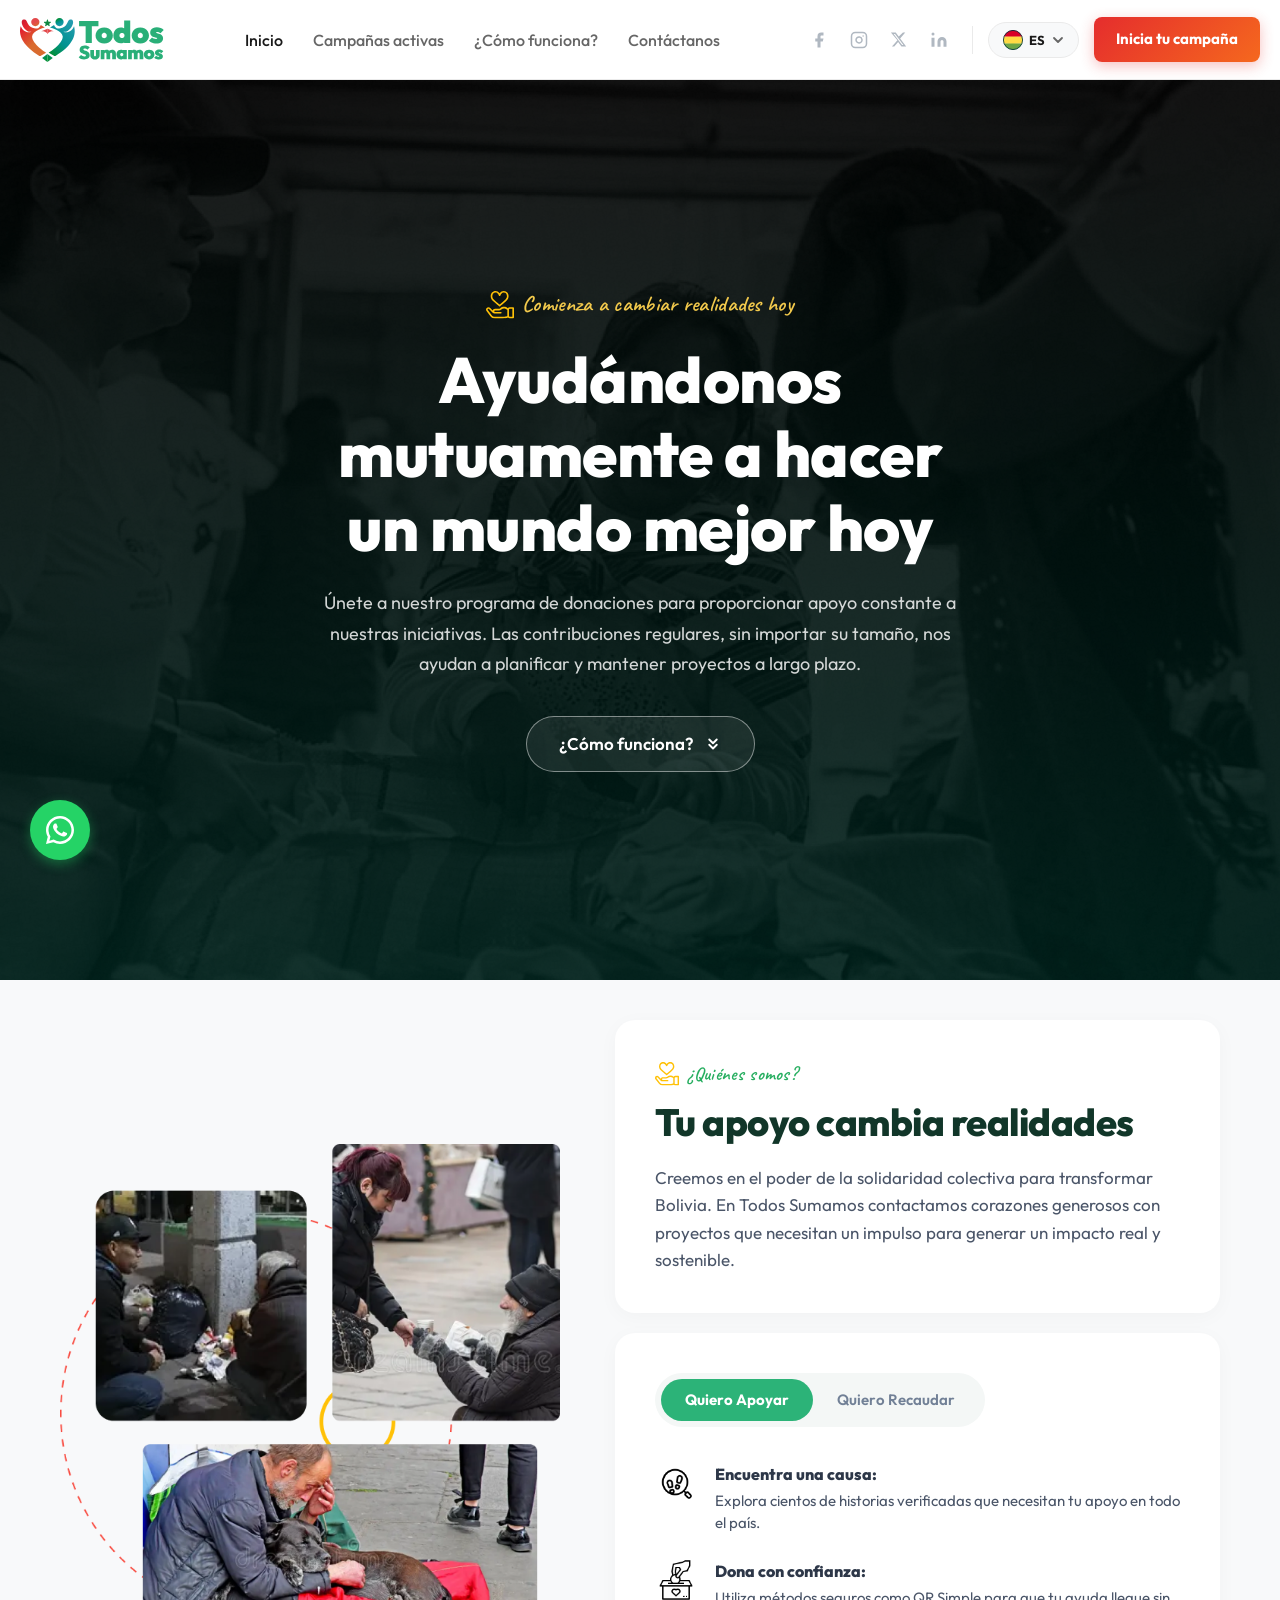
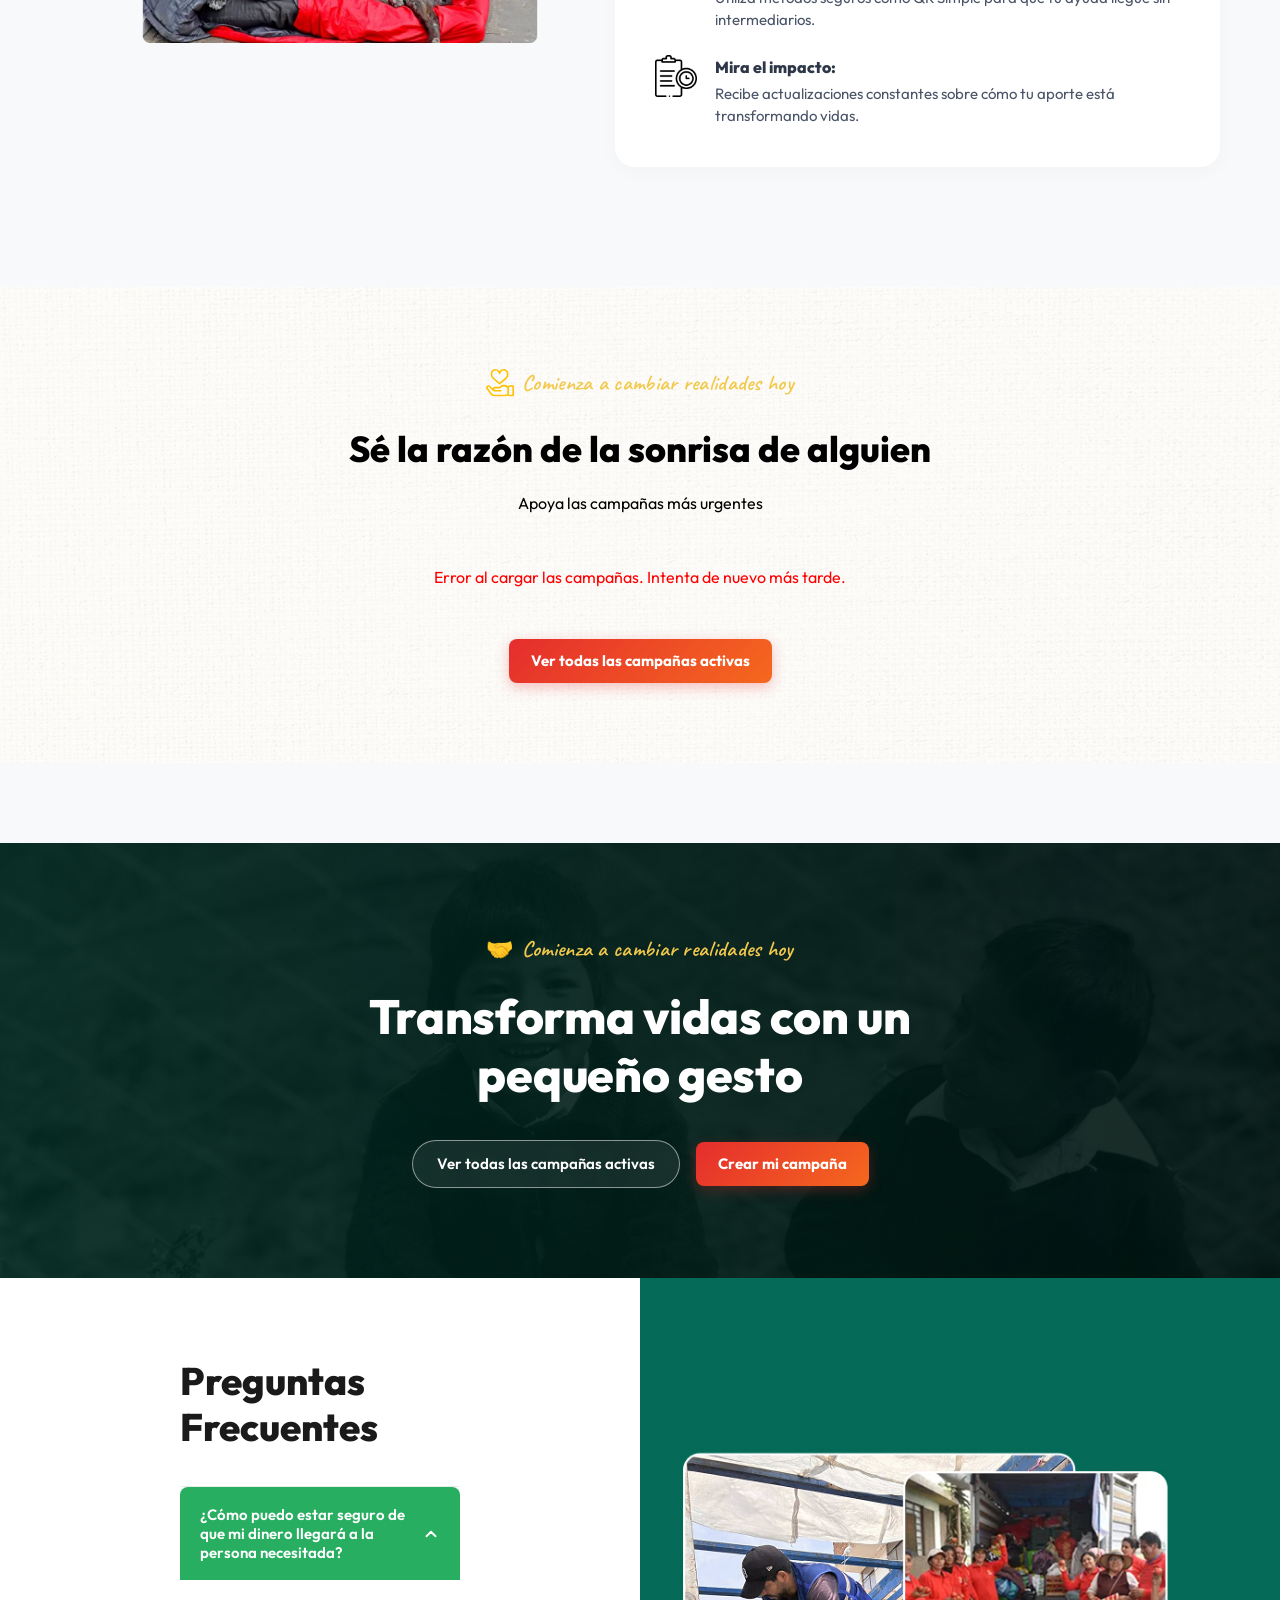
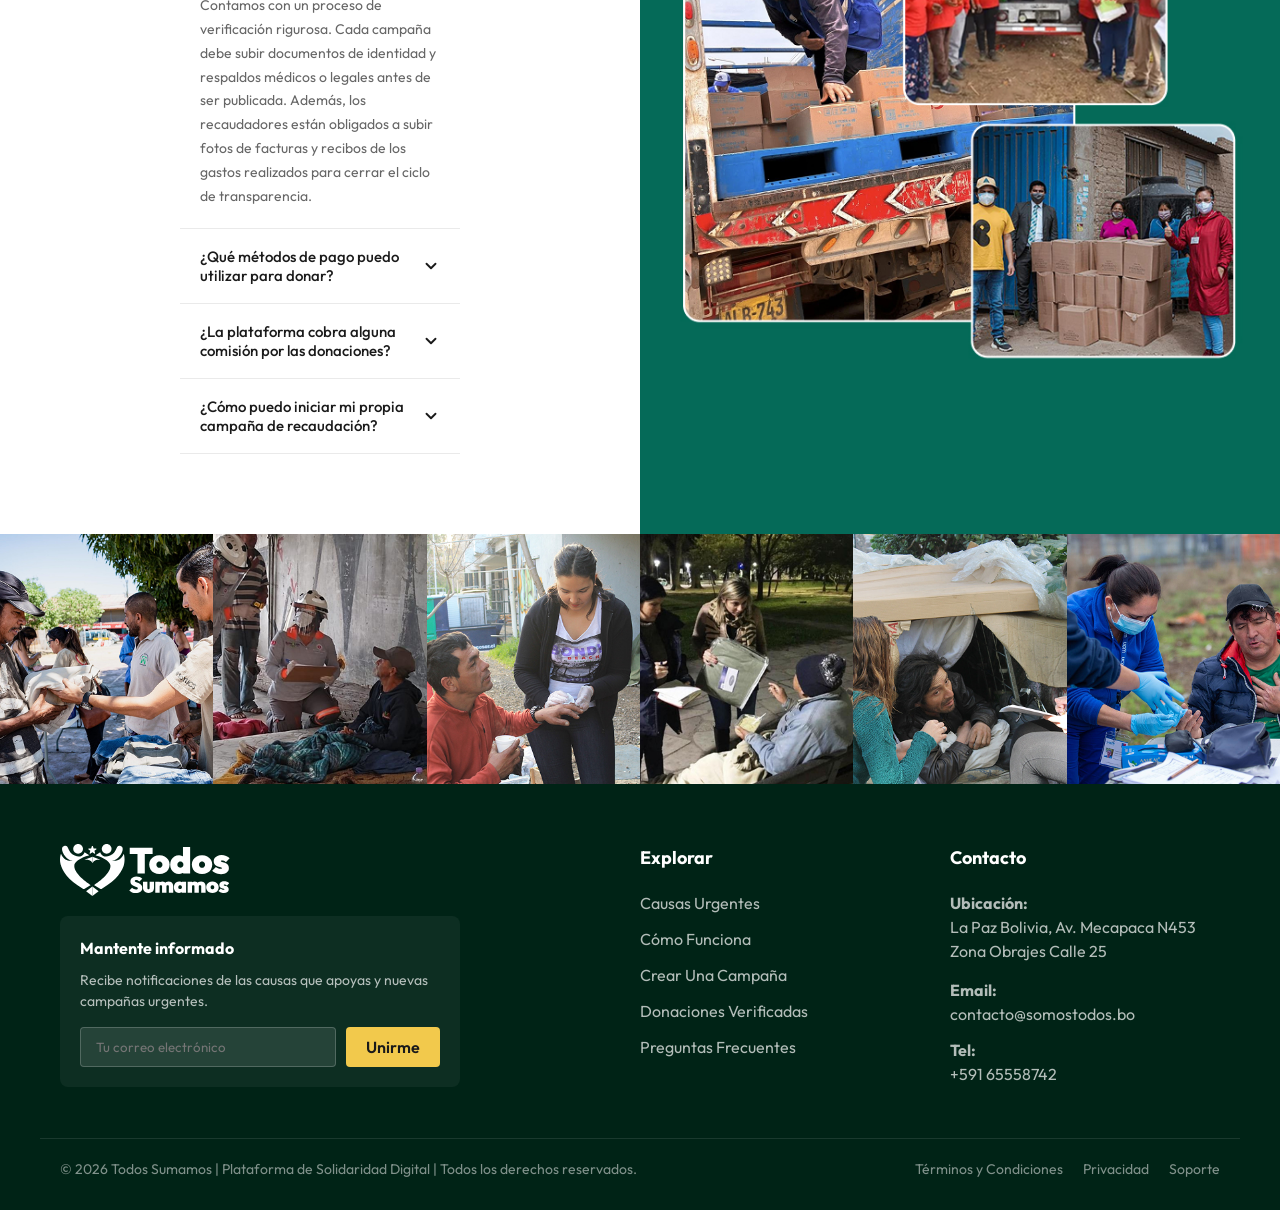
<file: index.html>
<!DOCTYPE html>
<html lang="es">
<head>
  <meta charset="UTF-8">
  <meta name="viewport" content="width=device-width, initial-scale=1.0">
  <title>Todos Somos - Qhantuy | Solidaridad Digital</title>
  <link rel="stylesheet" href="css/style.css">
  <link href="https://fonts.googleapis.com/css2?family=Caveat:wght@400;600;700&display=swap" rel="stylesheet">
</head>
<body>

  <app-header></app-header>

  <section class="hero-cover">
    <div class="hero-overlay"></div>
    <div class="hero-content">
      <p class="hero-tagline" style="justify-content: center;">
        <img src="images/todos somos images/heart.svg" alt="Heart Icon" style="width: 28px; height: 28px; object-fit: contain;"> 
        <span>Comienza a cambiar realidades hoy</span>
      </p>
      <h1 class="hero-title">Ayudándonos mutuamente a hacer<br>un mundo mejor hoy</h1>
      <p class="hero-subtitle">
        Únete a nuestro programa de donaciones para proporcionar apoyo constante a nuestras iniciativas. Las contribuciones regulares, sin importar su tamaño, nos ayudan a planificar y mantener proyectos a largo plazo.
      </p>
      <a href="#quienes-somos" class="btn btn-outline hero-btn">
        ¿Cómo funciona?
        <svg class="icon-bounce" width="18" height="18" viewBox="0 0 24 24" fill="none" stroke="currentColor" stroke-width="2.5" stroke-linecap="round" stroke-linejoin="round">
          <polyline points="7 13 12 18 17 13"></polyline>
          <polyline points="7 6 12 11 17 6"></polyline>
        </svg>
      </a>
    </div>
  </section>

  <section id="quienes-somos" class="container mb-2" style="padding-top: 40px; padding-bottom: 40px;">
    <div style="display: grid; grid-template-columns: 1fr 1.2fr; gap: 50px; align-items: center;">
      
      <!-- Imagen de la izquierda -->
      <div style="text-align: center;">
        <img src="images/todos somos images/quienes_somos_bg.png" alt="Quiénes somos - Solidaridad" style="width: 100%; max-width: 500px; height: auto; object-fit: contain;">
      </div>
      
      <!-- Contenido de la derecha (Tarjetas) -->
      <div style="display: flex; flex-direction: column; gap: 20px;">
        
        <!-- Tarjeta Superior (Descripción) -->
        <div style="background: white; padding: 40px; border-radius: 20px; box-shadow: 0 4px 20px rgba(0,0,0,0.03);">
          <p class="hero-tagline" style="justify-content: flex-start; font-size: 19px; margin-bottom: 12px; color: var(--primary);">
            <img src="images/todos somos images/heart.svg" alt="Heart" style="width: 24px; height: 24px; object-fit: contain;">
            <span style="font-family: 'Caveat', cursive;">¿Quiénes somos?</span>
          </p>
          <h2 style="font-size: 38px; margin-bottom: 20px; color: #113629; font-weight: 800; line-height: 1.15; letter-spacing: -0.5px;">Tu apoyo cambia realidades</h2>
          <p style="color: #4a5568; font-size: 17px; line-height: 1.6; margin-bottom: 0;">
            Creemos en el poder de la solidaridad colectiva para transformar Bolivia. En Todos Sumamos contactamos corazones generosos con proyectos que necesitan un impulso para generar un impacto real y sostenible.
          </p>
        </div>

        <!-- Tarjeta Inferior (Pasos para apoyar) -->
        <div style="background: white; padding: 40px; border-radius: 20px; box-shadow: 0 4px 20px rgba(0,0,0,0.03);">
          
          <!-- Pestañas (Tabs) -->
          <div style="background: #F4F7F6; display: inline-flex; border-radius: 50px; padding: 6px; margin-bottom: 35px;">
            <div style="background: #2cb378; color: white; padding: 10px 24px; border-radius: 50px; font-weight: 700; font-size: 15px; cursor: default;">Quiero Apoyar</div>
            <a href="como-funciona.html#pasos" style="color: #718096; padding: 10px 24px; border-radius: 50px; font-weight: 600; font-size: 15px; text-decoration: none; transition: all 0.2s ease;">Quiero Recaudar</a>
          </div>

          <!-- Tres Pasos -->
          <div style="display: flex; flex-direction: column; gap: 25px;">
            
            <div style="display: flex; gap: 18px; align-items: flex-start;">
              <img src="images/todos somos images/paso1.svg" alt="Encuentra una causa" style="width: 42px; height: 42px; flex-shrink: 0;">
              <div>
                <h4 style="margin-bottom: 4px; font-weight: 800; color: #2d3748; font-size: 16px;">Encuentra una causa:</h4>
                <p style="color: #4a5568; font-size: 15px; margin: 0; line-height: 1.45;">Explora cientos de historias verificadas que necesitan tu apoyo en todo el país.</p>
              </div>
            </div>

            <div style="display: flex; gap: 18px; align-items: flex-start;">
              <img src="images/todos somos images/paso2.svg" alt="Dona con confianza" style="width: 42px; height: 42px; flex-shrink: 0;">
              <div>
                <h4 style="margin-bottom: 4px; font-weight: 800; color: #2d3748; font-size: 16px;">Dona con confianza:</h4>
                <p style="color: #4a5568; font-size: 15px; margin: 0; line-height: 1.45;">Utiliza métodos seguros como QR Simple para que tu ayuda llegue sin intermediarios.</p>
              </div>
            </div>

            <div style="display: flex; gap: 18px; align-items: flex-start;">
              <img src="images/todos somos images/paso3.svg" alt="Mira el impacto" style="width: 42px; height: 42px; flex-shrink: 0;">
              <div>
                <h4 style="margin-bottom: 4px; font-weight: 800; color: #2d3748; font-size: 16px;">Mira el impacto:</h4>
                <p style="color: #4a5568; font-size: 15px; margin: 0; line-height: 1.45;">Recibe actualizaciones constantes sobre cómo tu aporte está transformando vidas.</p>
              </div>
            </div>

          </div>
        </div>

      </div>
    </div>
  </section>

  <section class="campaigns-bg-section text-center mb-2">
    <div class="container">
      <p class="hero-tagline" style="justify-content: center;">
        <img src="images/todos somos images/heart.svg" alt="Heart Icon" style="width: 28px; height: 28px; object-fit: contain;"> 
        <span>Comienza a cambiar realidades hoy</span>
      </p>
      <h2 class="campaigns-sec-title">Sé la razón de la sonrisa de alguien</h2>
      <p class="campaigns-sec-subtitle">Apoya las campañas más urgentes</p>
      
      <div style="display: grid; grid-template-columns: repeat(auto-fit, minmax(280px, 1fr)); gap: 20px; text-align: left;" id="campaigns-grid">
        <!-- Loading state -->
        <div style="text-align: center; grid-column: 1 / -1; padding: 40px; color: var(--text-muted);">
          <p>Cargando campañas solidarias...</p>
        </div>
      </div>
      
      <div style="margin-top: 50px; text-align: center;">
        <a href="campanas.html" class="btn btn-campaign">Ver todas las campañas activas</a>
      </div>
    </div>
  </section>

  <section class="banner-promo">
    <div class="banner-promo__content">
      <p class="hero-tagline" style="justify-content: center;">🤝 <span>Comienza a cambiar realidades hoy</span></p>
      <h2 class="banner-promo__title">Transforma vidas con un pequeño gesto</h2>
      <div class="banner-promo__actions">
        <a href="campanas.html" class="btn btn-outline banner-promo__btn-outline">Ver todas las campañas activas</a>
        <a href="login.html" class="btn btn-campaign">Crear mi campaña</a>
      </div>
    </div>
  </section>

  <!-- FAQ Section -->
  <section class="faq-section">
    <!-- Left: FAQ Accordion -->
    <div class="faq-left">
      <h2 class="faq-title">Preguntas Frecuentes</h2>

      <div class="faq-list" id="faqList">

        <div class="faq-item faq-item--active">
          <button class="faq-question" aria-expanded="true">
            <span>¿Cómo puedo estar seguro de que mi dinero llegará a la persona necesitada?</span>
            <svg class="faq-chevron" width="18" height="18" viewBox="0 0 24 24" fill="none" stroke="currentColor" stroke-width="2.5" stroke-linecap="round" stroke-linejoin="round"><polyline points="6 9 12 15 18 9"/></svg>
          </button>
          <div class="faq-answer">
            <p>Contamos con un proceso de verificación rigurosa. Cada campaña debe subir documentos de identidad y respaldos médicos o legales antes de ser publicada. Además, los recaudadores están obligados a subir fotos de facturas y recibos de los gastos realizados para cerrar el ciclo de transparencia.</p>
          </div>
        </div>

        <div class="faq-item">
          <button class="faq-question" aria-expanded="false">
            <span>¿Qué métodos de pago puedo utilizar para donar?</span>
            <svg class="faq-chevron" width="18" height="18" viewBox="0 0 24 24" fill="none" stroke="currentColor" stroke-width="2.5" stroke-linecap="round" stroke-linejoin="round"><polyline points="6 9 12 15 18 9"/></svg>
          </button>
          <div class="faq-answer">
            <p>Aceptamos pagos a través de QR Simple, transferencias bancarias y Tigo Money. Todos los métodos están integrados con Qhantuy para garantizar transacciones seguras y rastreables desde el primer boliviano hasta el último.</p>
          </div>
        </div>

        <div class="faq-item">
          <button class="faq-question" aria-expanded="false">
            <span>¿La plataforma cobra alguna comisión por las donaciones?</span>
            <svg class="faq-chevron" width="18" height="18" viewBox="0 0 24 24" fill="none" stroke="currentColor" stroke-width="2.5" stroke-linecap="round" stroke-linejoin="round"><polyline points="6 9 12 15 18 9"/></svg>
          </button>
          <div class="faq-answer">
            <p>Todos Somos - Qhantuy no cobra comisión sobre las donaciones. La plataforma es gratuita para donantes y recaudadores. Solo se aplican las tarifas estándar del método de pago elegido, que son mínimas y transparentes.</p>
          </div>
        </div>

        <div class="faq-item">
          <button class="faq-question" aria-expanded="false">
            <span>¿Cómo puedo iniciar mi propia campaña de recaudación?</span>
            <svg class="faq-chevron" width="18" height="18" viewBox="0 0 24 24" fill="none" stroke="currentColor" stroke-width="2.5" stroke-linecap="round" stroke-linejoin="round"><polyline points="6 9 12 15 18 9"/></svg>
          </button>
          <div class="faq-answer">
            <p>Crea una cuenta, completa el formulario de solicitud con los documentos requeridos y nuestro equipo revisará tu caso en menos de 48 horas. Una vez aprobada, tu campaña estará visible para miles de donantes en toda Bolivia.</p>
          </div>
        </div>

      </div>
    </div>

    <!-- Right: Image collage -->
    <div class="faq-right">
      <img src="images/todos somos images/image_faq.jpg" alt="Impacto real de las donaciones" class="faq-image">
    </div>
  </section>


  <app-footer></app-footer>

  <script src="js/components.js"></script>
  <script src="js/main.js"></script>
</body>
</html>
</file>
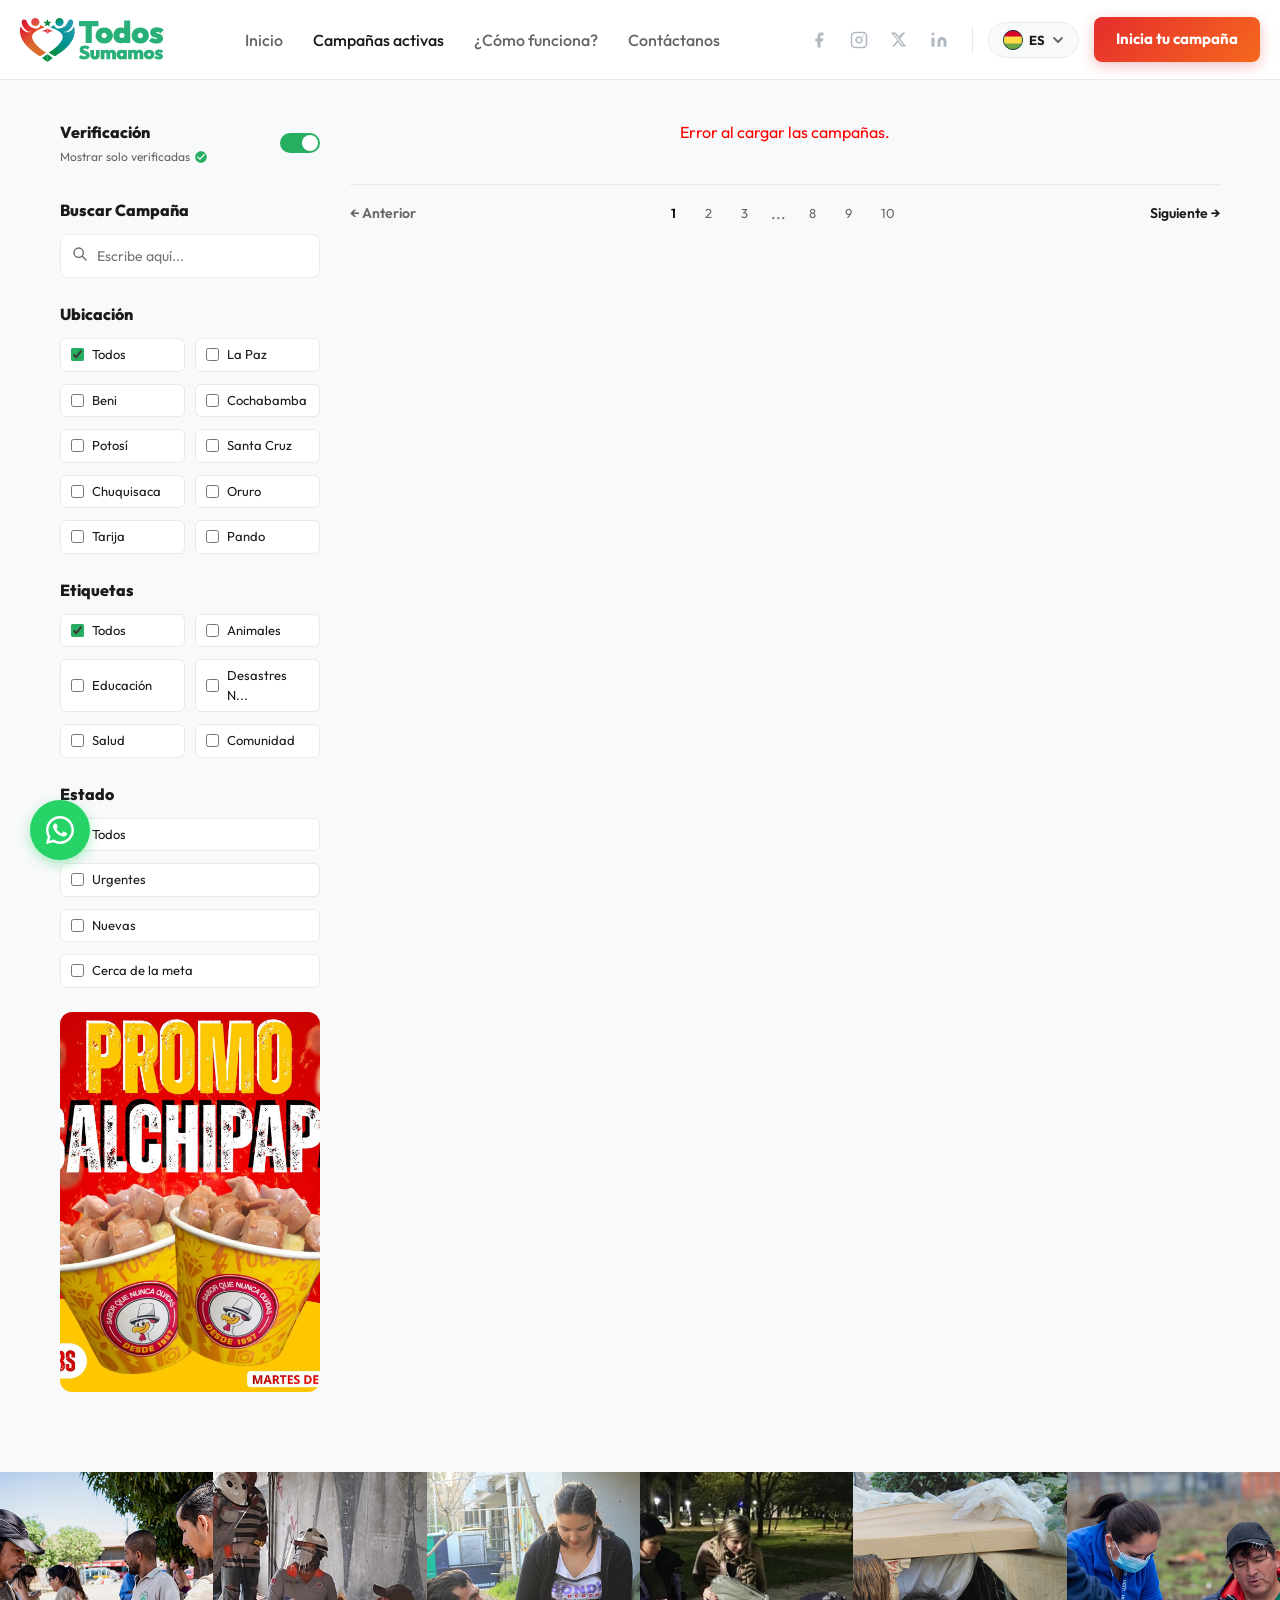
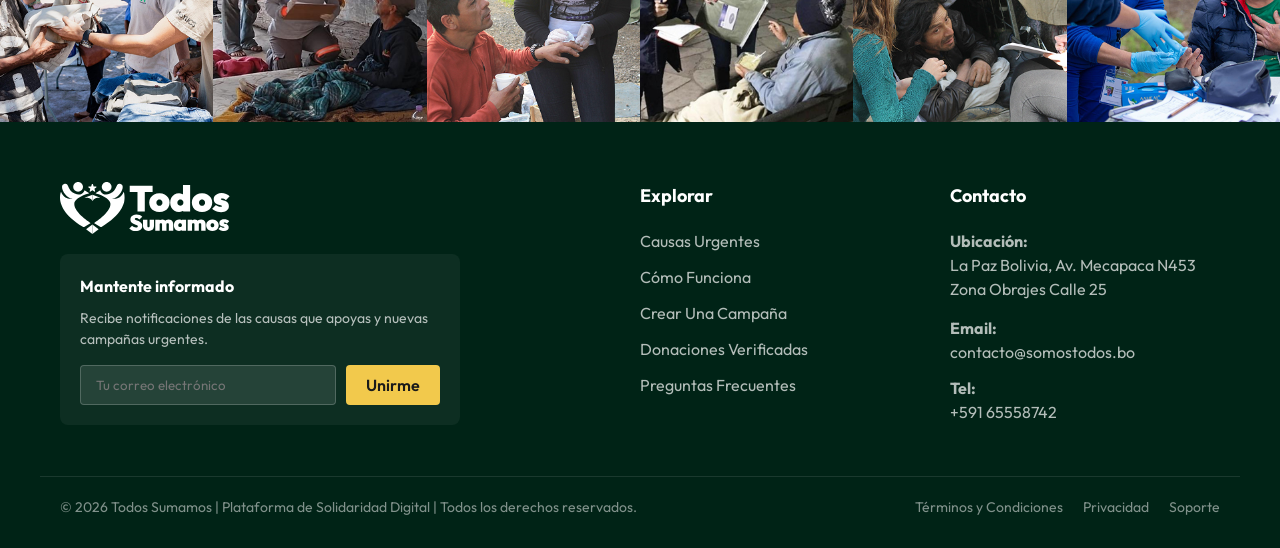
<file: campanas.html>
<!DOCTYPE html>
<html lang="es">
<head>
  <meta charset="UTF-8">
  <meta name="viewport" content="width=device-width, initial-scale=1.0">
  <title>Campañas Activas | Todos Somos - Qhantuy</title>
  <link rel="stylesheet" href="css/style.css">
  <style>
    .layout-grid {
      display: grid;
      grid-template-columns: 260px 1fr;
      gap: 30px;
      margin-top: 40px;
    }
    @media (max-width: 1024px) {
      .layout-grid {
        grid-template-columns: 1fr;
      }
    }
    /* Filtros Sidebar */
    aside {
      display: flex;
      flex-direction: column;
      gap: 24px;
    }
    .filter-section {
      background: transparent;
      margin-bottom: 0;
    }
    .filter-title {
      font-weight: 800;
      margin-bottom: 12px;
      font-size: 16px;
      color: var(--text-dark);
    }
    .checkbox-group {
      display: grid;
      grid-template-columns: 1fr 1fr;
      gap: 12px 10px;
    }
    .checkbox-group.estado-group {
      display: flex;
      flex-direction: column;
    }
    .checkbox-item {
      display: flex;
      align-items: center;
      gap: 8px;
      font-size: 13px;
      color: var(--text-dark);
      cursor: pointer;
      border: 1px solid var(--border-color);
      padding: 6px 10px;
      border-radius: 6px;
      background: var(--bg-white);
      transition: all 0.2s;
    }
    .checkbox-item:hover { border-color: var(--primary); }
    .checkbox-item input { accent-color: var(--primary); }
    
    .toggle-switch {
      display: flex;
      align-items: center;
      justify-content: space-between;
      margin-bottom: 8px;
    }
    /* Toggle switch CSS */
    .switch {
      position: relative;
      display: inline-block;
      width: 40px;
      height: 20px;
    }
    .switch input { opacity: 0; width: 0; height: 0; }
    .slider {
      position: absolute;
      cursor: pointer;
      top: 0; left: 0; right: 0; bottom: 0;
      background-color: #ccc;
      transition: .4s;
      border-radius: 34px;
    }
    .slider:before {
      position: absolute;
      content: "";
      height: 16px; width: 16px;
      left: 2px; bottom: 2px;
      background-color: white;
      transition: .4s;
      border-radius: 50%;
    }
    input:checked + .slider { background-color: var(--primary); }
    input:checked + .slider:before { transform: translateX(20px); }

    .ad-placeholder {
      background-color: #1c0b1f; /* Dark purple/black */
      color: white;
      height: 380px;
      border-radius: 12px;
      display: flex;
      flex-direction: column;
      align-items: center;
      justify-content: flex-end;
      text-align: center;
      font-weight: bold;
      font-size: 26px;
      padding-bottom: 40px;
      position: relative;
      overflow: hidden;
    }
    
    /* Grid de Campañas */
    .campaigns-grid-3 {
      display: grid;
      grid-template-columns: repeat(3, 1fr);
      gap: 20px;
    }
    @media (max-width: 900px) {
      .campaigns-grid-3 { grid-template-columns: repeat(2, 1fr); }
    }
    @media (max-width: 600px) {
      .campaigns-grid-3 { grid-template-columns: 1fr; }
    }
    
    /* Estilos Tarjeta */
    .card-c {
      background: var(--bg-light);
      border-radius: 16px;
      overflow: hidden;
      display: flex;
      flex-direction: column;
    }
    .card-img-c {
      height: 190px;
      position: relative;
      border-radius: 16px;
      overflow: hidden;
    }
    .card-img-c img { width: 100%; height: 100%; object-fit: cover; }
    .card-badge {
      position: absolute;
      top: 12px; left: 12px;
      color: white;
      padding: 4px 10px;
      border-radius: 20px;
      font-size: 12px;
      font-weight: 700;
      z-index: 2;
    }
    .card-content-c {
      padding: 16px;
      display: flex;
      flex-direction: column;
      flex-grow: 1;
    }
    .card-loc { font-size: 12px; font-weight: 700; margin-bottom: 4px; }
    .card-title-c {
      font-size: 16px;
      font-weight: 800;
      margin: 0 0 8px 0;
      display: flex;
      align-items: flex-start;
      justify-content: space-between;
    }
    .card-desc-c {
      font-size: 13px; color: var(--text-muted);
      line-height: 1.4;
      display: -webkit-box; -webkit-line-clamp: 2; -webkit-box-orient: vertical; overflow: hidden;
      margin-bottom: 12px;
    }
    .card-progress-labels {
      display: flex;
      justify-content: space-between;
      font-size: 12px; font-weight: 600;
      margin-bottom: 6px;
    }
    .card-progress-bar {
      width: 100%; background: #e0e0e0; height: 6px; border-radius: 4px; margin-bottom: 10px;
    }
    .card-progress-fill { height: 100%; border-radius: 4px; }
    .card-money {
      display: flex; justify-content: space-between; font-size: 12px; margin-bottom: 16px; color: var(--text-dark);
    }
    .btn-c {
      border: 1px solid var(--text-dark);
      border-radius: 24px;
      padding: 8px; text-align: center;
      font-weight: 600; font-size: 13px;
      color: var(--text-dark);
      background: transparent;
      transition: all 0.2s;
    }
    .btn-c:hover { background: var(--bg-white); }
  </style>
</head>
<body>

  <app-header></app-header>

  <main class="container mb-2">
    <div class="layout-grid">
      <aside>
        <div class="filter-section toggle-switch">
          <div>
            <h4 class="filter-title" style="margin-bottom: 4px;">Verificación</h4>
            <span style="font-size: 12px; color: var(--text-muted); display:flex; align-items:center; gap:4px;">
              Mostrar solo verificadas <svg width="14" height="14" viewBox="0 0 24 24" fill="var(--primary)"><path d="M12 2C6.48 2 2 6.48 2 12s4.48 10 10 10 10-4.48 10-10S17.52 2 12 2zm-2 15l-5-5 1.41-1.41L10 14.17l7.59-7.59L19 8l-9 9z"/></svg>
            </span>
          </div>
          <label class="switch">
            <input type="checkbox" id="filter-verified" checked>
            <span class="slider"></span>
          </label>
        </div>
        
        <div class="filter-section">
          <h4 class="filter-title">Buscar Campaña</h4>
          <div style="position: relative;">
            <input type="text" id="filter-search" class="form-control" placeholder="Escribe aquí..." style="padding-left: 36px; border-radius: 8px; font-size: 14px;">
            <svg style="position: absolute; left: 12px; top: 12px; color: var(--text-muted);" width="16" height="16" fill="none" stroke="currentColor" stroke-width="2" viewBox="0 0 24 24"><path stroke-linecap="round" stroke-linejoin="round" d="M21 21l-6-6m2-5a7 7 0 11-14 0 7 7 0 0114 0z"></path></svg>
          </div>
        </div>

        <div class="filter-section">
          <h4 class="filter-title">Ubicación</h4>
          <div class="checkbox-group" id="filter-ubicacion">
            <label class="checkbox-item"><input type="checkbox" value="Todos" checked> Todos</label>
            <label class="checkbox-item"><input type="checkbox" value="La Paz"> La Paz</label>
            <label class="checkbox-item"><input type="checkbox" value="Beni"> Beni</label>
            <label class="checkbox-item"><input type="checkbox" value="Cochabamba"> Cochabamba</label>
            <label class="checkbox-item"><input type="checkbox" value="Potosí"> Potosí</label>
            <label class="checkbox-item"><input type="checkbox" value="Santa Cruz"> Santa Cruz</label>
            <label class="checkbox-item"><input type="checkbox" value="Chuquisaca"> Chuquisaca</label>
            <label class="checkbox-item"><input type="checkbox" value="Oruro"> Oruro</label>
            <label class="checkbox-item"><input type="checkbox" value="Tarija"> Tarija</label>
            <label class="checkbox-item"><input type="checkbox" value="Pando"> Pando</label>
          </div>
        </div>

        <div class="filter-section">
          <h4 class="filter-title">Etiquetas</h4>
          <div class="checkbox-group" id="filter-etiquetas">
            <label class="checkbox-item"><input type="checkbox" value="Todos" checked> Todos</label>
            <label class="checkbox-item"><input type="checkbox" value="Animales"> Animales</label>
            <label class="checkbox-item"><input type="checkbox" value="Educación"> Educación</label>
            <label class="checkbox-item"><input type="checkbox" value="Desastres"> Desastres N...</label>
            <label class="checkbox-item"><input type="checkbox" value="Salud"> Salud</label>
            <label class="checkbox-item"><input type="checkbox" value="Comunidad"> Comunidad</label>
          </div>
        </div>

        <div class="filter-section">
          <h4 class="filter-title">Estado</h4>
          <div class="checkbox-group estado-group" id="filter-estado">
            <label class="checkbox-item"><input type="checkbox" value="Todos" checked> Todos</label>
            <label class="checkbox-item"><input type="checkbox" value="Urgentes"> Urgentes</label>
            <label class="checkbox-item"><input type="checkbox" value="Nuevas"> Nuevas</label>
            <label class="checkbox-item"><input type="checkbox" value="Cerca de la meta"> Cerca de la meta</label>
          </div>
        </div>

        <a href="https://www.facebook.com/photo?fbid=1402983821735336" target="_blank" rel="noopener noreferrer" style="display:block; border-radius:12px; overflow:hidden; height:380px; transition: transform 0.2s;" onmouseover="this.style.transform='scale(1.02)'" onmouseout="this.style.transform='scale(1)'">
          <img src="images/cam_activas/promo.jpg" alt="Anuncio" style="width:100%; height:100%; object-fit:cover;">
        </a>
      </aside>

      <section>
        <div id="all-campaigns-grid" class="campaigns-grid-3">
          <!-- Populated by JS -->
          <p style="grid-column: 1/-1; text-align:center; padding: 40px;">Cargando campañas...</p>
        </div>

        <div style="display: flex; justify-content: space-between; align-items: center; margin-top: 40px; padding: 10px 0; border-top: 1px solid var(--border-color);">
          <button style="background:none; border:none; color:var(--text-muted); font-size:14px; font-weight:600; cursor:pointer;" disabled>← Anterior</button>
          <div style="display: flex; gap: 5px;">
            <button style="background:var(--bg-light); border:none; padding:6px 12px; border-radius:4px; font-size:13px; font-weight:600;">1</button>
            <button style="background:none; border:none; padding:6px 12px; border-radius:4px; font-size:13px; color:var(--text-muted); cursor:pointer;">2</button>
            <button style="background:none; border:none; padding:6px 12px; border-radius:4px; font-size:13px; color:var(--text-muted); cursor:pointer;">3</button>
            <span style="padding:6px; color:var(--text-muted);">...</span>
            <button style="background:none; border:none; padding:6px 12px; border-radius:4px; font-size:13px; color:var(--text-muted); cursor:pointer;">8</button>
            <button style="background:none; border:none; padding:6px 12px; border-radius:4px; font-size:13px; color:var(--text-muted); cursor:pointer;">9</button>
            <button style="background:none; border:none; padding:6px 12px; border-radius:4px; font-size:13px; color:var(--text-muted); cursor:pointer;">10</button>
          </div>
          <button style="background:none; border:none; color:var(--text-dark); font-size:14px; font-weight:600; cursor:pointer;">Siguiente →</button>
        </div>
      </section>
    </div>
  </main>

  <app-footer></app-footer>

  <script src="js/components.js"></script>
  <script src="js/main.js"></script>
</body>
</html>
</file>
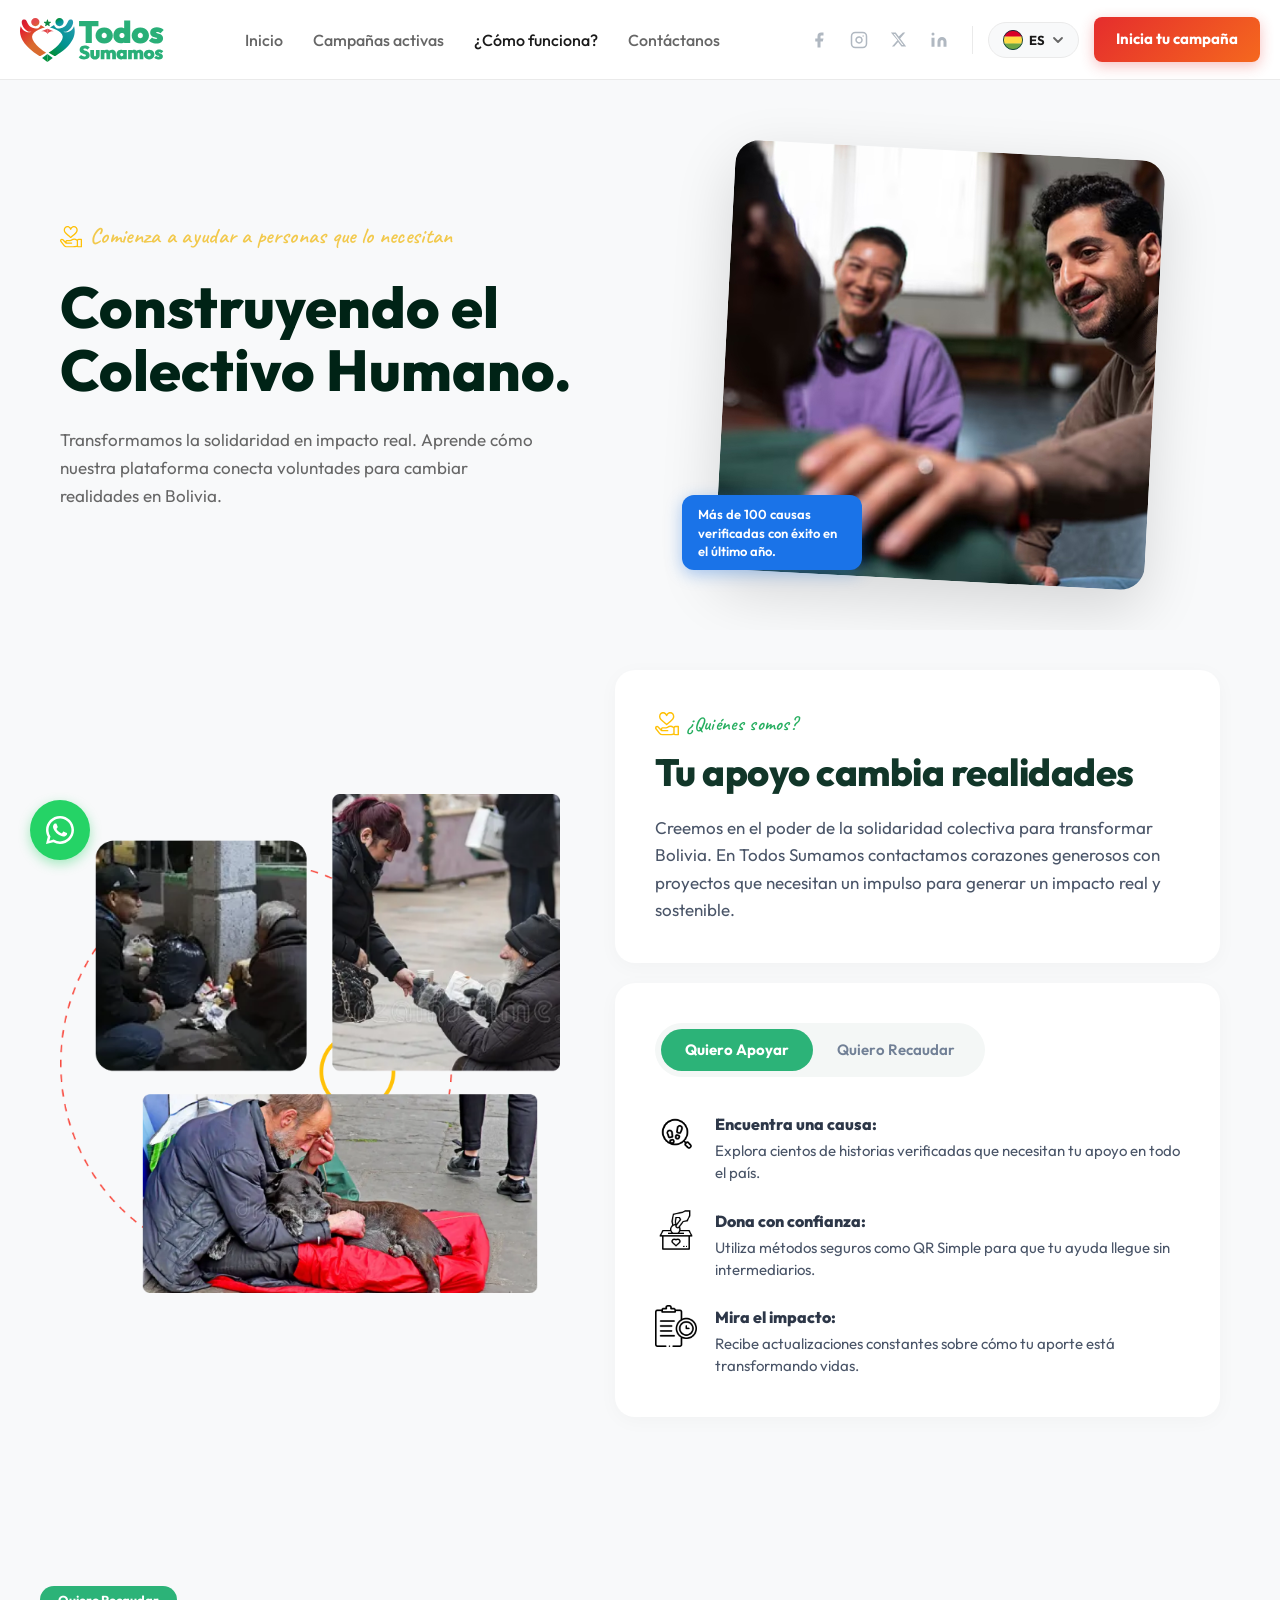
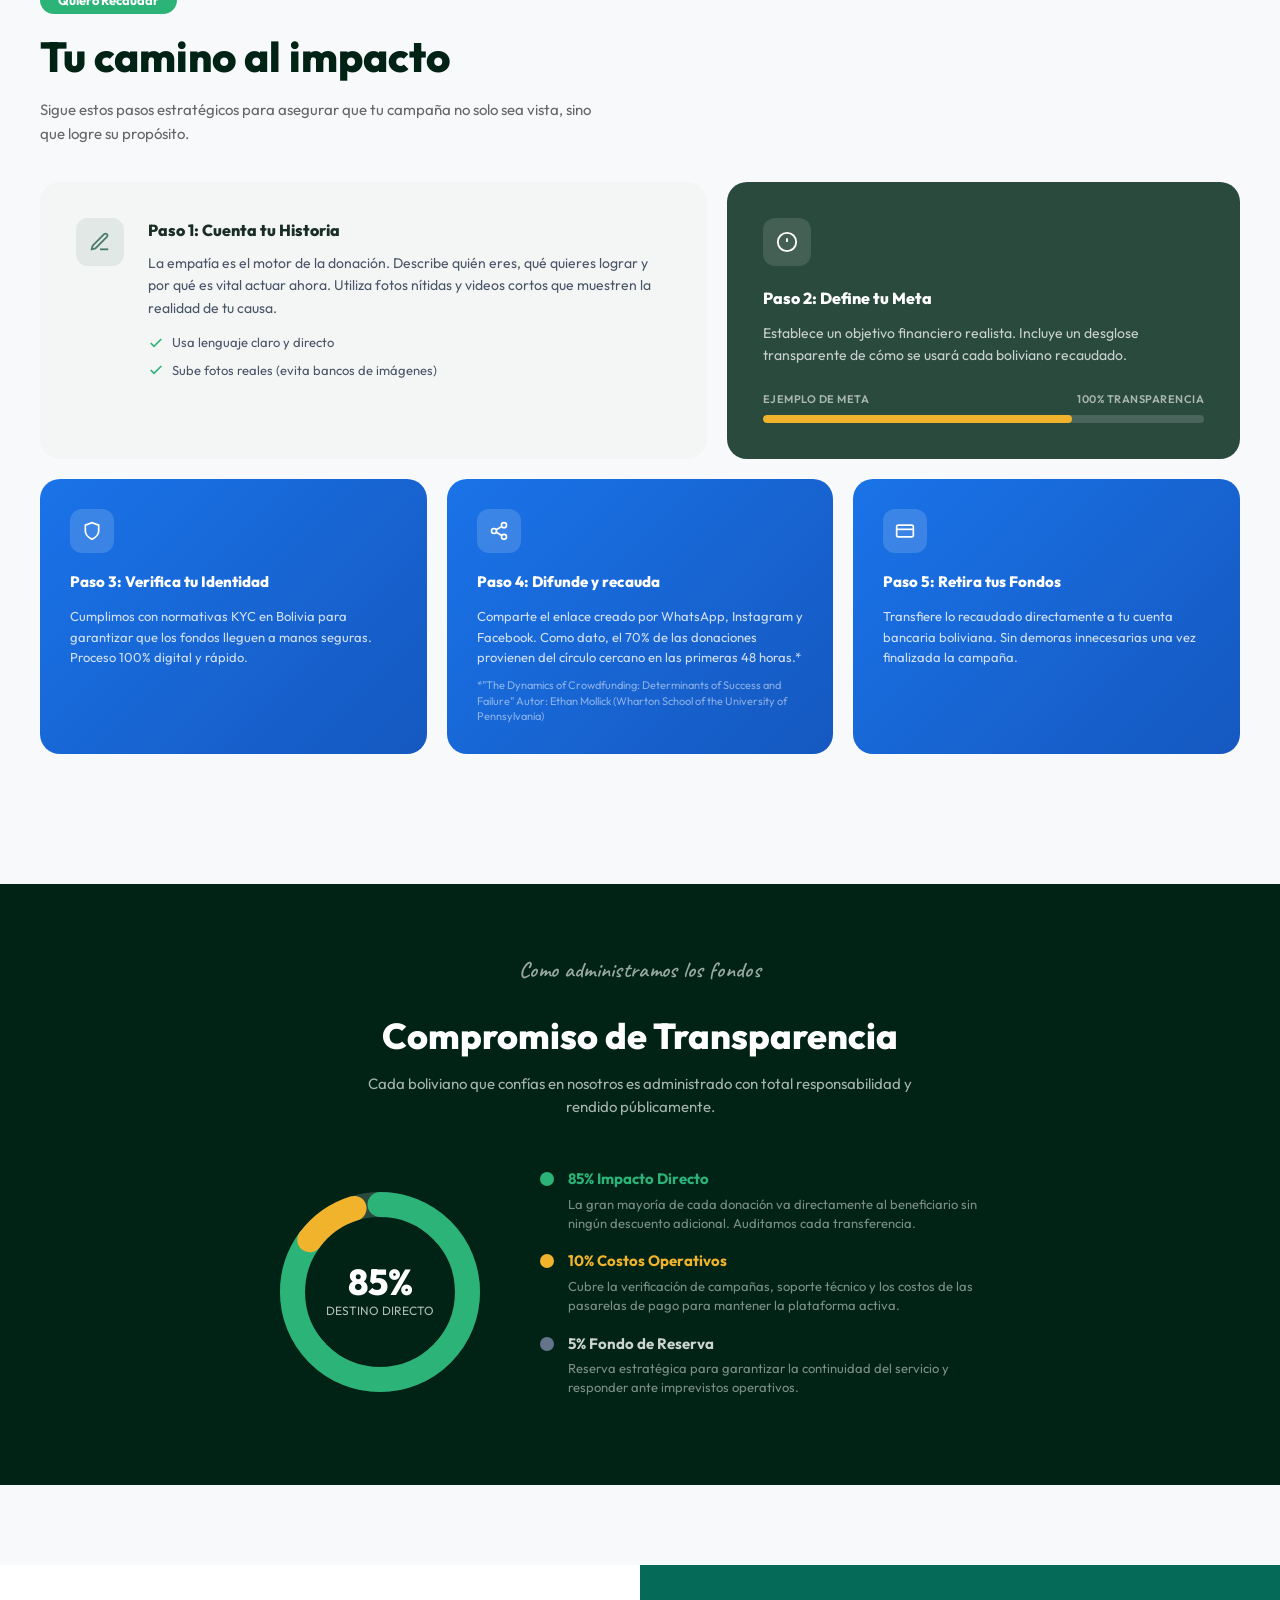
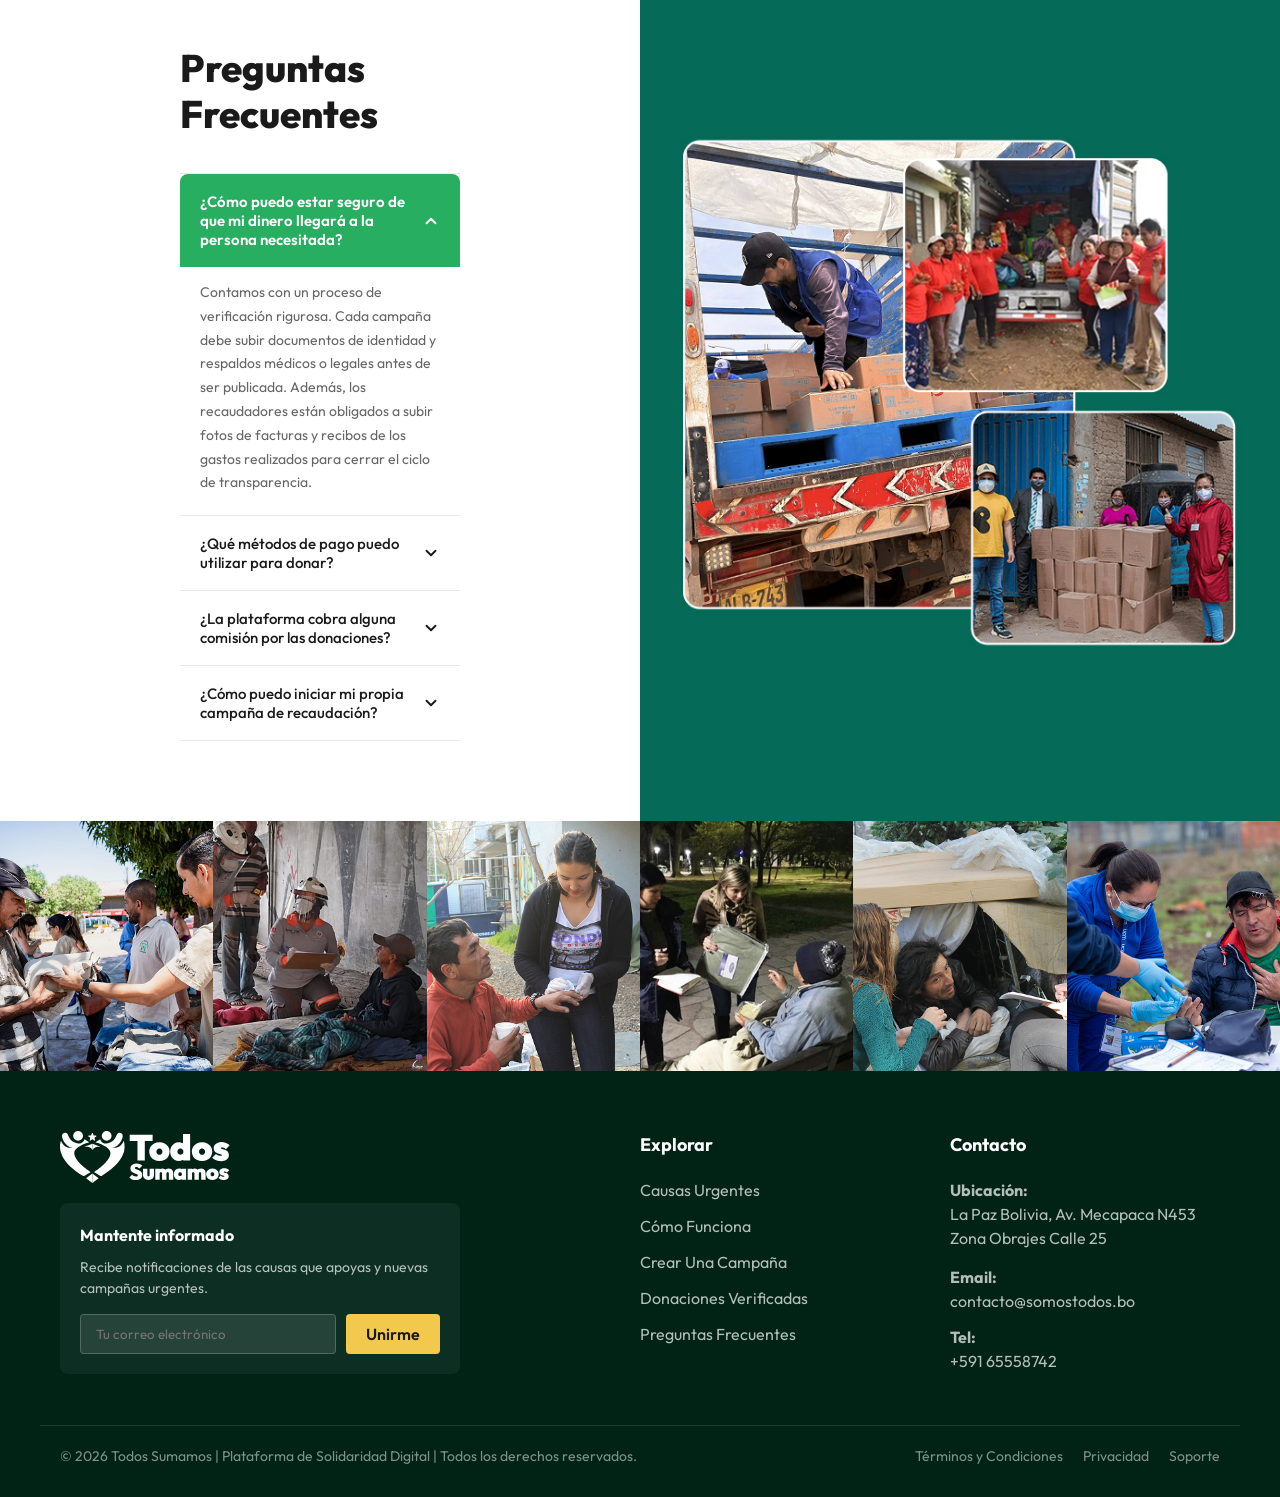
<file: como-funciona.html>
<!DOCTYPE html>
<html lang="es">
<head>
  <meta charset="UTF-8">
  <meta name="viewport" content="width=device-width, initial-scale=1.0">
  <title>¿Quiénes somos? | Todos Somos - Qhantuy</title>
  <link rel="stylesheet" href="css/style.css">
  <link href="https://fonts.googleapis.com/css2?family=Caveat:wght@400;600;700&display=swap" rel="stylesheet">
  <style>
    /* ── Steps grid (legacy, kept for safety) ── */
    .steps-grid { display: grid; grid-template-columns: repeat(3, 1fr); gap: 20px; margin-top: 30px; }

    /* ── Nuevo grid de pasos ── */
    .pasos-fila1 { display: grid; grid-template-columns: 1.3fr 1fr; gap: 20px; margin-bottom: 20px; }
    .pasos-fila2 { display: grid; grid-template-columns: repeat(3, 1fr); gap: 20px; }

    @media (max-width: 768px) {
      .steps-grid   { grid-template-columns: 1fr; }
      .pasos-fila1  { grid-template-columns: 1fr; }
      .pasos-fila2  { grid-template-columns: 1fr; }
      /* Hero responsive */
      #quienes-somos > .container { grid-template-columns: 1fr !important; }
      #quienes-somos > .container > div:last-child { display: none; } /* oculta foto en mobile muy pequeño si se desea; comentar para mantenerla */
    }
    .step-card {
      background: #eef2ff;
      padding: 30px;
      border-radius: var(--border-radius-lg);
      border: 1px solid #d9e2ec;
    }
    .step-number {
      background: white;
      width: 40px;
      height: 40px;
      display: flex;
      align-items: center;
      justify-content: center;
      border-radius: 50%;
      font-weight: bold;
      color: var(--primary);
      margin-bottom: 20px;
      box-shadow: var(--shadow-sm);
    }

    /* ── Donut chart ── */
    .donut-wrap {
      position: relative;
      width: 200px;
      height: 200px;
      flex-shrink: 0;
    }
    .donut-wrap svg { width: 100%; height: 100%; transform: rotate(-90deg); }
    .donut-bg   { fill: none; stroke: #2a4a3e; stroke-width: 20; }
    .donut-main { fill: none; stroke: #2cb378; stroke-width: 20; stroke-linecap: round;
                  stroke-dasharray: 440; stroke-dashoffset: 66; /* 440*(1-0.85)=66 */ transition: stroke-dashoffset 1.2s ease; }
    .donut-accent { fill: none; stroke: #f1b32b; stroke-width: 20; stroke-linecap: round;
                    stroke-dasharray: 440; stroke-dashoffset: 396; /* 440*0.9=396 offset */ }
    .donut-label {
      position: absolute; inset: 0;
      display: flex; flex-direction: column;
      align-items: center; justify-content: center;
      color: white;
    }
    .donut-label strong { font-size: 36px; font-weight: 800; line-height: 1; }
    .donut-label span   { font-size: 12px; opacity: .7; margin-top: 2px; }

    /* ── Legend rows ── */
    .legend-dot {
      width: 14px; height: 14px; border-radius: 50%; flex-shrink: 0;
    }
    .legend-row { display: flex; align-items: flex-start; gap: 14px; margin-bottom: 18px; }
    .legend-row h4 { margin: 0 0 4px; font-size: 15px; font-weight: 700; }
    .legend-row p  { margin: 0; font-size: 13px; opacity: .75; line-height: 1.45; }
  </style>
</head>
<body>

  <app-header></app-header>

  <!-- ══ HERO ══ -->
  <section id="quienes-somos" style="padding: 70px 0 50px; overflow: hidden;">
    <div class="container" style="display: grid; grid-template-columns: 1fr 1fr; gap: 40px; align-items: center;">

      <!-- Texto izquierda -->
      <div>
        <p class="hero-tagline" style="justify-content: flex-start;">
          <img src="images/todos somos images/heart.svg" alt="" style="width:22px;height:22px;object-fit:contain;">
          <span>Comienza a ayudar a personas que lo necesitan</span>
        </p>
        <h1 style="font-size: clamp(36px, 4.5vw, 58px); color: var(--dark); margin: 16px 0 24px; font-weight: 800; line-height: 1.1;">Construyendo el<br>Colectivo Humano.</h1>
        <p style="font-size: 17px; color: var(--text-muted); max-width: 480px; line-height: 1.65;">
          Transformamos la solidaridad en impacto real. Aprende cómo nuestra plataforma conecta voluntades para cambiar realidades en Bolivia.
        </p>
      </div>

      <!-- Foto derecha rotada + badge -->
      <div style="position: relative; display: flex; justify-content: center; align-items: center;">
        <img src="images/todos somos images/quienes_somos_portada.png"
             alt="Equipo Todos Somos"
             style="width: 90%; max-width: 430px; height: auto; border-radius: 24px;
                    transform: rotate(3deg);
                    box-shadow: 0 20px 60px rgba(0,0,0,0.14);">
        <!-- Badge -->
        <div style="position: absolute; bottom: 10px; left: 4%; background: #1a73e8; color: white;
                    padding: 10px 16px; border-radius: 12px; font-size: 13px; font-weight: 600;
                    max-width: 180px; line-height: 1.4; box-shadow: 0 4px 16px rgba(26,115,232,0.35);">
          Más de 100 causas verificadas con éxito en el último año.
        </div>
      </div>

    </div>
  </section>

 <section id="quienes-somos" class="container mb-2" style="padding-top: 40px; padding-bottom: 40px;">
    <div style="display: grid; grid-template-columns: 1fr 1.2fr; gap: 50px; align-items: center;">
      
      <!-- Imagen de la izquierda -->
      <div style="text-align: center;">
        <img src="images/todos somos images/quienes_somos_bg.png" alt="Quiénes somos - Solidaridad" style="width: 100%; max-width: 500px; height: auto; object-fit: contain;">
      </div>
      
      <!-- Contenido de la derecha (Tarjetas) -->
      <div style="display: flex; flex-direction: column; gap: 20px;">
        
        <!-- Tarjeta Superior (Descripción) -->
        <div style="background: white; padding: 40px; border-radius: 20px; box-shadow: 0 4px 20px rgba(0,0,0,0.03);">
          <p class="hero-tagline" style="justify-content: flex-start; font-size: 19px; margin-bottom: 12px; color: var(--primary);">
            <img src="images/todos somos images/heart.svg" alt="Heart" style="width: 24px; height: 24px; object-fit: contain;">
            <span style="font-family: 'Caveat', cursive;">¿Quiénes somos?</span>
          </p>
          <h2 style="font-size: 38px; margin-bottom: 20px; color: #113629; font-weight: 800; line-height: 1.15; letter-spacing: -0.5px;">Tu apoyo cambia realidades</h2>
          <p style="color: #4a5568; font-size: 17px; line-height: 1.6; margin-bottom: 0;">
            Creemos en el poder de la solidaridad colectiva para transformar Bolivia. En Todos Sumamos contactamos corazones generosos con proyectos que necesitan un impulso para generar un impacto real y sostenible.
          </p>
        </div>

        <!-- Tarjeta Inferior (Pasos para apoyar) -->
        <div style="background: white; padding: 40px; border-radius: 20px; box-shadow: 0 4px 20px rgba(0,0,0,0.03);">
          
          <!-- Pestañas (Tabs) -->
          <div style="background: #F4F7F6; display: inline-flex; border-radius: 50px; padding: 6px; margin-bottom: 35px;">
            <div style="background: #2cb378; color: white; padding: 10px 24px; border-radius: 50px; font-weight: 700; font-size: 15px; cursor: default;">Quiero Apoyar</div>
            <a href="#pasos" style="color: #718096; padding: 10px 24px; border-radius: 50px; font-weight: 600; font-size: 15px; text-decoration: none; transition: all 0.2s ease;">Quiero Recaudar</a>
          </div>

          <!-- Tres Pasos -->
          <div style="display: flex; flex-direction: column; gap: 25px;">
            
            <div style="display: flex; gap: 18px; align-items: flex-start;">
              <img src="images/todos somos images/paso1.svg" alt="Encuentra una causa" style="width: 42px; height: 42px; flex-shrink: 0;">
              <div>
                <h4 style="margin-bottom: 4px; font-weight: 800; color: #2d3748; font-size: 16px;">Encuentra una causa:</h4>
                <p style="color: #4a5568; font-size: 15px; margin: 0; line-height: 1.45;">Explora cientos de historias verificadas que necesitan tu apoyo en todo el país.</p>
              </div>
            </div>

            <div style="display: flex; gap: 18px; align-items: flex-start;">
              <img src="images/todos somos images/paso2.svg" alt="Dona con confianza" style="width: 42px; height: 42px; flex-shrink: 0;">
              <div>
                <h4 style="margin-bottom: 4px; font-weight: 800; color: #2d3748; font-size: 16px;">Dona con confianza:</h4>
                <p style="color: #4a5568; font-size: 15px; margin: 0; line-height: 1.45;">Utiliza métodos seguros como QR Simple para que tu ayuda llegue sin intermediarios.</p>
              </div>
            </div>

            <div style="display: flex; gap: 18px; align-items: flex-start;">
              <img src="images/todos somos images/paso3.svg" alt="Mira el impacto" style="width: 42px; height: 42px; flex-shrink: 0;">
              <div>
                <h4 style="margin-bottom: 4px; font-weight: 800; color: #2d3748; font-size: 16px;">Mira el impacto:</h4>
                <p style="color: #4a5568; font-size: 15px; margin: 0; line-height: 1.45;">Recibe actualizaciones constantes sobre cómo tu aporte está transformando vidas.</p>
              </div>
            </div>

          </div>
        </div>

      </div>
    </div>
  </section>

  <!-- ══ TU CAMINO AL IMPACTO ══ -->
  <section id="pasos" class="container mb-2" style="padding: 50px 0;">
    <!-- Header -->
    <div style="margin-bottom: 36px;">
      <span style="background: #2cb378; color: white; padding: 6px 18px; border-radius: 20px; font-size: 13px; font-weight: 700;">Quiero Recaudar</span>
      <h2 style="font-size: clamp(28px, 4vw, 42px); margin: 14px 0 10px; font-weight: 800; color: var(--dark);">Tu camino al impacto</h2>
      <p style="color: var(--text-muted); max-width: 560px; line-height: 1.6; font-size: 15px;">Sigue estos pasos estratégicos para asegurar que tu campaña no solo sea vista, sino que logre su propósito.</p>
    </div>

    <!-- Fila 1: 2 tarjetas -->
    <div class="pasos-fila1">

      <!-- Paso 1 — Clara -->
      <div style="background: #f4f6f5; border-radius: 20px; padding: 36px; display: flex; gap: 24px; align-items: flex-start;">
        <div style="background: #e2e8e5; border-radius: 12px; width: 48px; height: 48px; display: flex; align-items: center; justify-content: center; flex-shrink: 0;">
          <svg width="22" height="22" fill="none" stroke="#4a7c6a" stroke-width="2" viewBox="0 0 24 24"><path d="M12 20h9"/><path d="M16.5 3.5a2.121 2.121 0 0 1 3 3L7 19l-4 1 1-4 12.5-12.5z"/></svg>
        </div>
        <div>
          <h3 style="font-size: 16px; font-weight: 800; color: #1a2e26; margin: 0 0 10px;">Paso 1: Cuenta tu Historia</h3>
          <p style="color: #4a5568; font-size: 14px; line-height: 1.6; margin: 0 0 14px;">La empatía es el motor de la donación. Describe quién eres, qué quieres lograr y por qué es vital actuar ahora. Utiliza fotos nítidas y videos cortos que muestren la realidad de tu causa.</p>
          <div style="display: flex; flex-direction: column; gap: 8px;">
            <div style="display: flex; align-items: center; gap: 8px; font-size: 13px; color: #4a5568;">
              <svg width="16" height="16" fill="none" stroke="#2cb378" stroke-width="2.5" viewBox="0 0 24 24"><polyline points="20 6 9 17 4 12"/></svg>
              Usa lenguaje claro y directo
            </div>
            <div style="display: flex; align-items: center; gap: 8px; font-size: 13px; color: #4a5568;">
              <svg width="16" height="16" fill="none" stroke="#2cb378" stroke-width="2.5" viewBox="0 0 24 24"><polyline points="20 6 9 17 4 12"/></svg>
              Sube fotos reales (evita bancos de imágenes)
            </div>
          </div>
        </div>
      </div>

      <!-- Paso 2 — Oscura -->
      <div style="background: #2a4a3e; border-radius: 20px; padding: 36px; color: white;">
        <div style="background: rgba(255,255,255,0.12); border-radius: 12px; width: 48px; height: 48px; display: flex; align-items: center; justify-content: center; margin-bottom: 20px;">
          <svg width="22" height="22" fill="none" stroke="white" stroke-width="2" viewBox="0 0 24 24"><circle cx="12" cy="12" r="10"/><line x1="12" y1="8" x2="12" y2="12"/><line x1="12" y1="16" x2="12.01" y2="16"/></svg>
        </div>
        <h3 style="font-size: 16px; font-weight: 800; margin: 0 0 12px;">Paso 2: Define tu Meta</h3>
        <p style="color: rgba(255,255,255,.75); font-size: 14px; line-height: 1.6; margin: 0 0 24px;">Establece un objetivo financiero realista. Incluye un desglose transparente de cómo se usará cada boliviano recaudado.</p>
        <!-- Barra de progreso -->
        <div>
          <div style="display: flex; justify-content: space-between; font-size: 11px; color: rgba(255,255,255,.6); margin-bottom: 8px; font-weight: 600; letter-spacing: .5px;">
            <span>EJEMPLO DE META</span><span>100% TRANSPARENCIA</span>
          </div>
          <div style="background: rgba(255,255,255,.15); border-radius: 999px; height: 8px; overflow: hidden;">
            <div style="background: #f1b32b; width: 70%; height: 100%; border-radius: 999px;"></div>
          </div>
        </div>
      </div>
    </div>

    <!-- Fila 2: 3 tarjetas azules -->
    <div class="pasos-fila2">

      <!-- Paso 3 -->
      <div style="background: linear-gradient(135deg, #1a73e8 0%, #1558c0 100%); border-radius: 20px; padding: 30px; color: white;">
        <div style="background: rgba(255,255,255,0.15); border-radius: 12px; width: 44px; height: 44px; display: flex; align-items: center; justify-content: center; margin-bottom: 18px;">
          <svg width="20" height="20" fill="none" stroke="white" stroke-width="2" viewBox="0 0 24 24"><path d="M12 22s8-4 8-10V5l-8-3-8 3v7c0 6 8 10 8 10z"/></svg>
        </div>
        <h3 style="font-size: 15px; font-weight: 800; margin: 0 0 12px;">Paso 3: Verifica tu Identidad</h3>
        <p style="color: rgba(255,255,255,.8); font-size: 13px; line-height: 1.6; margin: 0;">Cumplimos con normativas KYC en Bolivia para garantizar que los fondos lleguen a manos seguras. Proceso 100% digital y rápido.</p>
      </div>

      <!-- Paso 4 -->
      <div style="background: linear-gradient(135deg, #1a73e8 0%, #1558c0 100%); border-radius: 20px; padding: 30px; color: white;">
        <div style="background: rgba(255,255,255,0.15); border-radius: 12px; width: 44px; height: 44px; display: flex; align-items: center; justify-content: center; margin-bottom: 18px;">
          <svg width="20" height="20" fill="none" stroke="white" stroke-width="2" viewBox="0 0 24 24"><circle cx="18" cy="5" r="3"/><circle cx="6" cy="12" r="3"/><circle cx="18" cy="19" r="3"/><line x1="8.59" y1="13.51" x2="15.42" y2="17.49"/><line x1="15.41" y1="6.51" x2="8.59" y2="10.49"/></svg>
        </div>
        <h3 style="font-size: 15px; font-weight: 800; margin: 0 0 12px;">Paso 4: Difunde y recauda</h3>
        <p style="color: rgba(255,255,255,.8); font-size: 13px; line-height: 1.6; margin: 0 0 10px;">Comparte el enlace creado por WhatsApp, Instagram y Facebook. Como dato, el 70% de las donaciones provienen del círculo cercano en las primeras 48 horas.*</p>
        <p style="color: rgba(255,255,255,.5); font-size: 11px; margin: 0; line-height: 1.4;">*"The Dynamics of Crowdfunding: Determinants of Success and Failure" Autor: Ethan Mollick (Wharton School of the University of Pennsylvania)</p>
      </div>

      <!-- Paso 5 -->
      <div style="background: linear-gradient(135deg, #1a73e8 0%, #1558c0 100%); border-radius: 20px; padding: 30px; color: white;">
        <div style="background: rgba(255,255,255,0.15); border-radius: 12px; width: 44px; height: 44px; display: flex; align-items: center; justify-content: center; margin-bottom: 18px;">
          <svg width="20" height="20" fill="none" stroke="white" stroke-width="2" viewBox="0 0 24 24"><rect x="2" y="5" width="20" height="14" rx="2"/><line x1="2" y1="10" x2="22" y2="10"/></svg>
        </div>
        <h3 style="font-size: 15px; font-weight: 800; margin: 0 0 12px;">Paso 5: Retira tus Fondos</h3>
        <p style="color: rgba(255,255,255,.8); font-size: 13px; line-height: 1.6; margin: 0;">Transfiere lo recaudado directamente a tu cuenta bancaria boliviana. Sin demoras innecesarias una vez finalizada la campaña.</p>
      </div>

    </div>
  </section>

  <!-- ══ COMPROMISO DE TRANSPARENCIA ══ -->
  <section class="mb-2" style="background: var(--dark); color: white; padding: 70px 0;">
    <div class="container text-center">
      <p class="hero-tagline" style="justify-content: center; color: rgba(255,255,255,.6);">
        <span>Como administramos los fondos</span>
      </p>
      <h2 style="font-size: 36px; margin-bottom: 10px; font-weight: 800;">Compromiso de Transparencia</h2>
      <p style="color: rgba(255,255,255,.65); max-width: 560px; margin: 0 auto 50px; font-size: 15px;">
        Cada boliviano que confías en nosotros es administrado con total responsabilidad y rendido públicamente.
      </p>

      <div style="display: grid; grid-template-columns: auto 1fr; gap: 60px; align-items: center; max-width: 720px; margin: 0 auto; text-align: left;">

        <!-- Donut chart -->
        <div class="donut-wrap">
          <svg viewBox="0 0 160 160">
            <!-- Background track -->
            <circle class="donut-bg" cx="80" cy="80" r="70"/>
            <!-- Yellow slice: 10% starts after green (85%) -->
            <!-- stroke-dasharray = circumference = 2πr ≈ 439.8 ≈ 440 -->
            <!-- green: dashoffset = 440*(1-0.85) = 66 -->
            <!-- yellow: offset = 440*(1-0.10) = 396, but must start after green gap -->
            <circle class="donut-main"   cx="80" cy="80" r="70"/>
            <circle class="donut-accent" cx="80" cy="80" r="70"
              style="stroke-dasharray:44 396; stroke-dashoffset:-374;"/>
          </svg>
          <div class="donut-label">
            <strong>85%</strong>
            <span>DESTINO DIRECTO</span>
          </div>
        </div>

        <!-- Legend -->
        <div>
          <div class="legend-row">
            <div class="legend-dot" style="background:#2cb378; margin-top:4px;"></div>
            <div>
              <h4 style="color:#2cb378;">85% Impacto Directo</h4>
              <p style="color:rgba(255,255,255,.65);">
                La gran mayoría de cada donación va directamente al beneficiario sin ningún descuento adicional. Auditamos cada transferencia.
              </p>
            </div>
          </div>
          <div class="legend-row">
            <div class="legend-dot" style="background:#f1b32b; margin-top:4px;"></div>
            <div>
              <h4 style="color:#f1b32b;">10% Costos Operativos</h4>
              <p style="color:rgba(255,255,255,.65);">
                Cubre la verificación de campañas, soporte técnico y los costos de las pasarelas de pago para mantener la plataforma activa.
              </p>
            </div>
          </div>
          <div class="legend-row">
            <div class="legend-dot" style="background:#64748b; margin-top:4px;"></div>
            <div>
              <h4 style="color:rgba(255,255,255,.8);">5% Fondo de Reserva</h4>
              <p style="color:rgba(255,255,255,.65);">
                Reserva estratégica para garantizar la continuidad del servicio y responder ante imprevistos operativos.
              </p>
            </div>
          </div>
        </div>
      </div>
    </div>
  </section>

  <!-- ══ FAQ (del home) ══ -->
  <section class="faq-section">
    <!-- Left: FAQ Accordion -->
    <div class="faq-left">
      <h2 class="faq-title">Preguntas Frecuentes</h2>

      <div class="faq-list" id="faqList">

        <div class="faq-item faq-item--active">
          <button class="faq-question" aria-expanded="true">
            <span>¿Cómo puedo estar seguro de que mi dinero llegará a la persona necesitada?</span>
            <svg class="faq-chevron" width="18" height="18" viewBox="0 0 24 24" fill="none" stroke="currentColor" stroke-width="2.5" stroke-linecap="round" stroke-linejoin="round"><polyline points="6 9 12 15 18 9"/></svg>
          </button>
          <div class="faq-answer">
            <p>Contamos con un proceso de verificación rigurosa. Cada campaña debe subir documentos de identidad y respaldos médicos o legales antes de ser publicada. Además, los recaudadores están obligados a subir fotos de facturas y recibos de los gastos realizados para cerrar el ciclo de transparencia.</p>
          </div>
        </div>

        <div class="faq-item">
          <button class="faq-question" aria-expanded="false">
            <span>¿Qué métodos de pago puedo utilizar para donar?</span>
            <svg class="faq-chevron" width="18" height="18" viewBox="0 0 24 24" fill="none" stroke="currentColor" stroke-width="2.5" stroke-linecap="round" stroke-linejoin="round"><polyline points="6 9 12 15 18 9"/></svg>
          </button>
          <div class="faq-answer">
            <p>Aceptamos pagos a través de QR Simple, transferencias bancarias y Tigo Money. Todos los métodos están integrados con Qhantuy para garantizar transacciones seguras y rastreables desde el primer boliviano hasta el último.</p>
          </div>
        </div>

        <div class="faq-item">
          <button class="faq-question" aria-expanded="false">
            <span>¿La plataforma cobra alguna comisión por las donaciones?</span>
            <svg class="faq-chevron" width="18" height="18" viewBox="0 0 24 24" fill="none" stroke="currentColor" stroke-width="2.5" stroke-linecap="round" stroke-linejoin="round"><polyline points="6 9 12 15 18 9"/></svg>
          </button>
          <div class="faq-answer">
            <p>Todos Somos - Qhantuy no cobra comisión sobre las donaciones. La plataforma es gratuita para donantes y recaudadores. Solo se aplican las tarifas estándar del método de pago elegido, que son mínimas y transparentes.</p>
          </div>
        </div>

        <div class="faq-item">
          <button class="faq-question" aria-expanded="false">
            <span>¿Cómo puedo iniciar mi propia campaña de recaudación?</span>
            <svg class="faq-chevron" width="18" height="18" viewBox="0 0 24 24" fill="none" stroke="currentColor" stroke-width="2.5" stroke-linecap="round" stroke-linejoin="round"><polyline points="6 9 12 15 18 9"/></svg>
          </button>
          <div class="faq-answer">
            <p>Crea una cuenta, completa el formulario de solicitud con los documentos requeridos y nuestro equipo revisará tu caso en menos de 48 horas. Una vez aprobada, tu campaña estará visible para miles de donantes en toda Bolivia.</p>
          </div>
        </div>

      </div>
    </div>

    <!-- Right: Image -->
    <div class="faq-right">
      <img src="images/todos somos images/image_faq.jpg" alt="Impacto real de las donaciones" class="faq-image">
    </div>
  </section>

  <app-footer></app-footer>

  <script src="js/components.js"></script>
  <script src="js/main.js"></script>
</body>
</html>
</file>
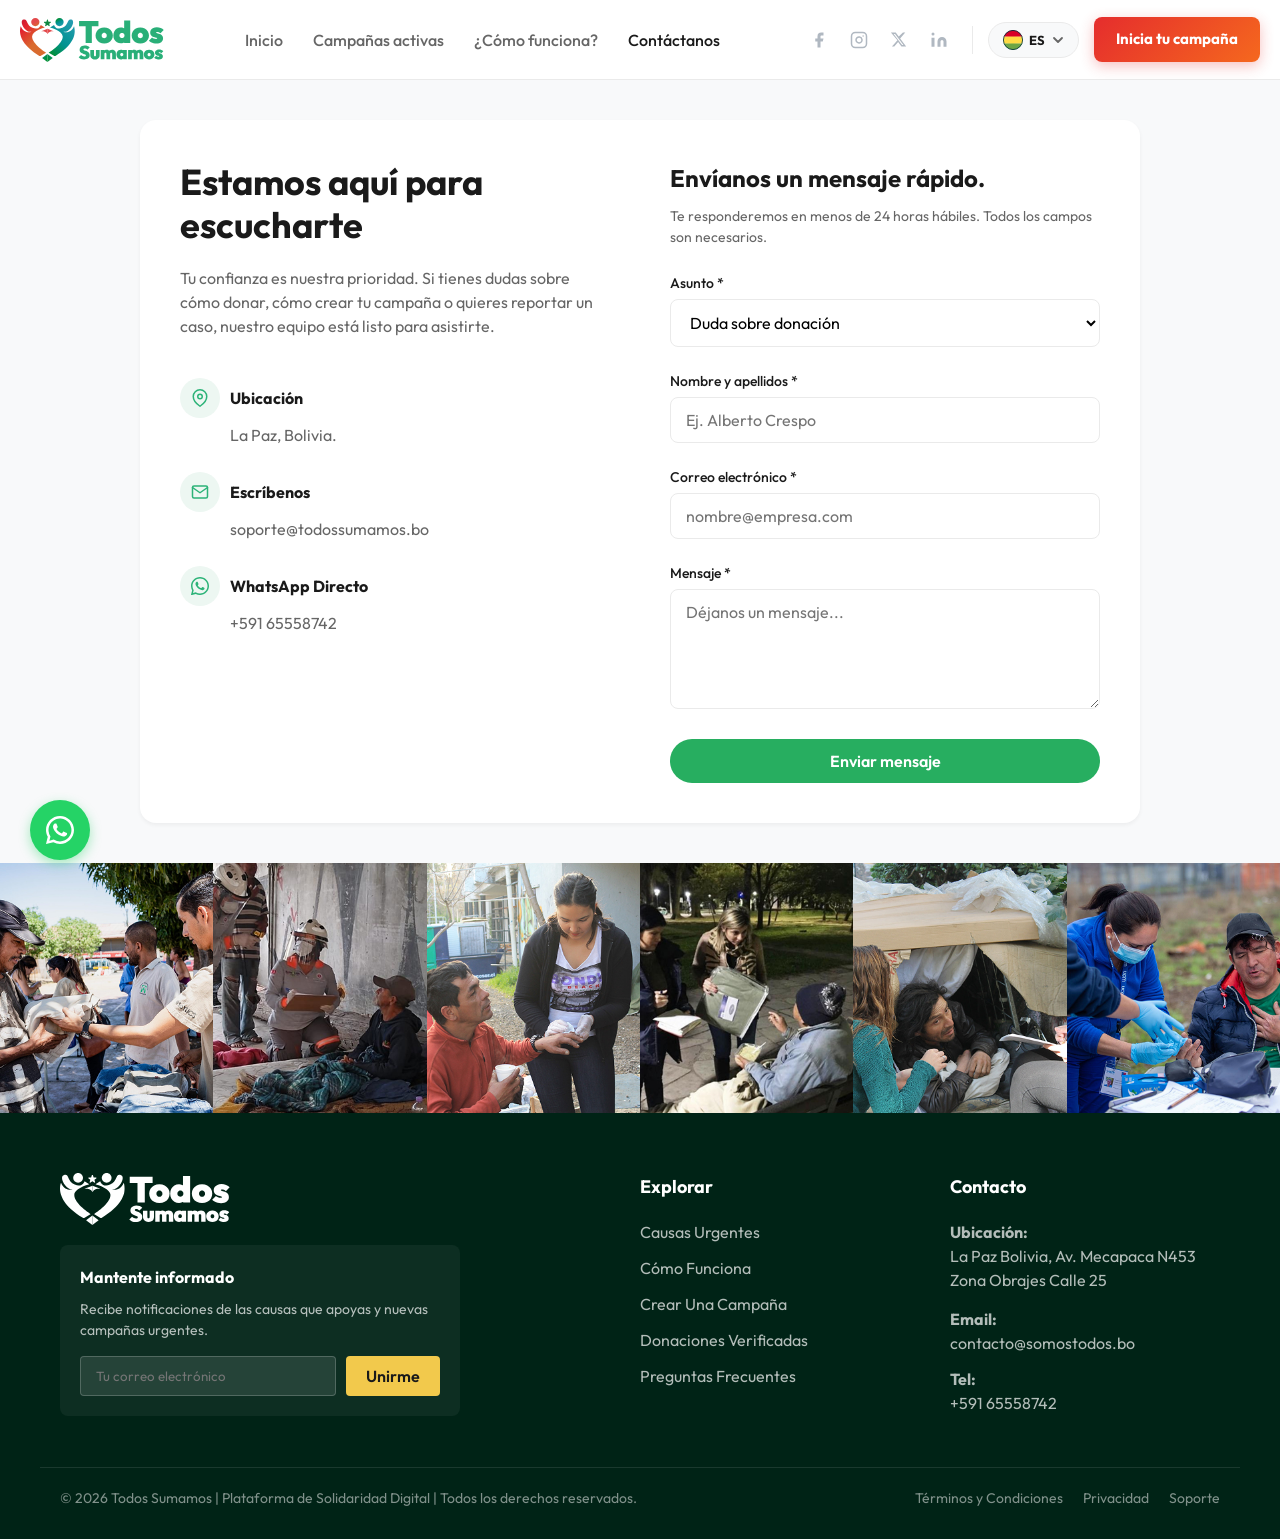
<file: contacto.html>
<!DOCTYPE html>
<html lang="es">
<head>
  <meta charset="UTF-8">
  <meta name="viewport" content="width=device-width, initial-scale=1.0">
  <title>Contacto | Todos Somos - Qhantuy</title>
  <link rel="stylesheet" href="css/style.css">
  <style>
    .contact-container {
      max-width: 1000px;
      margin: 40px auto;
      background: white;
      border-radius: var(--border-radius-lg);
      padding: 40px;
      box-shadow: var(--shadow-sm);
      display: grid;
      grid-template-columns: 1fr 1fr;
      gap: 60px;
    }
    @media (max-width: 768px) {
      .contact-container {
        grid-template-columns: 1fr;
        padding: 20px;
      }
    }
    .contact-info-block {
      margin-bottom: 25px;
    }
    .contact-info-block h4 {
      display: flex;
      align-items: center;
      gap: 10px;
      margin-bottom: 5px;
      color: var(--text-dark);
    }
  </style>
</head>
<body>

  <app-header></app-header>

  <main class="container">
    <div class="contact-container">
      <div>
        <h1 style="font-size: 36px; line-height: 1.2; margin-bottom: 20px;">Estamos aquí para escucharte</h1>
        <p style="color: var(--text-muted); margin-bottom: 40px;">
          Tu confianza es nuestra prioridad. Si tienes dudas sobre cómo donar, cómo crear tu campaña o quieres reportar un caso, nuestro equipo está listo para asistirte.
        </p>
        <div class="contact-info-block">
          <h4>
            <div style="width:40px;height:40px;border-radius:50%;background:#edf7f2;display:flex;align-items:center;justify-content:center;flex-shrink:0;">
              <svg width="18" height="18" fill="none" stroke="#2cb378" stroke-width="2" stroke-linecap="round" stroke-linejoin="round" viewBox="0 0 24 24"><path d="M21 10c0 7-9 13-9 13S3 17 3 10a9 9 0 0 1 18 0z"/><circle cx="12" cy="10" r="3"/></svg>
            </div>
            Ubicación
          </h4>
          <p style="color: var(--text-muted); padding-left: 50px;">La Paz, Bolivia.</p>
        </div>
        <div class="contact-info-block">
          <h4>
            <div style="width:40px;height:40px;border-radius:50%;background:#edf7f2;display:flex;align-items:center;justify-content:center;flex-shrink:0;">
              <svg width="18" height="18" fill="none" stroke="#2cb378" stroke-width="2" stroke-linecap="round" stroke-linejoin="round" viewBox="0 0 24 24"><path d="M4 4h16c1.1 0 2 .9 2 2v12c0 1.1-.9 2-2 2H4c-1.1 0-2-.9-2-2V6c0-1.1.9-2 2-2z"/><polyline points="22,6 12,13 2,6"/></svg>
            </div>
            Escríbenos
          </h4>
          <p style="color: var(--text-muted); padding-left: 50px;">soporte@todossumamos.bo</p>
        </div>
        <div class="contact-info-block">
          <h4>
            <div style="width:40px;height:40px;border-radius:50%;background:#edf7f2;display:flex;align-items:center;justify-content:center;flex-shrink:0;">
              <svg width="18" height="18" fill="#2cb378" viewBox="0 0 24 24"><path d="M17.472 14.382c-.297-.149-1.758-.867-2.03-.967-.273-.099-.471-.148-.67.15-.197.297-.767.966-.94 1.164-.173.199-.347.223-.644.075-.297-.15-1.255-.463-2.39-1.475-.883-.788-1.48-1.761-1.653-2.059-.173-.297-.018-.458.13-.606.134-.133.298-.347.446-.52.149-.174.198-.298.298-.497.099-.198.05-.371-.025-.52-.075-.149-.669-1.612-.916-2.207-.242-.579-.487-.5-.669-.51-.173-.008-.371-.01-.57-.01-.198 0-.52.074-.792.372-.272.297-1.04 1.016-1.04 2.479 0 1.462 1.065 2.875 1.213 3.074.149.198 2.096 3.2 5.077 4.487.709.306 1.262.489 1.694.625.712.227 1.36.195 1.871.118.571-.085 1.758-.719 2.006-1.413.248-.694.248-1.289.173-1.413-.074-.124-.272-.198-.57-.347z"/><path d="M12 0C5.373 0 0 5.373 0 12c0 2.125.557 4.126 1.529 5.862L.057 23.216a.75.75 0 0 0 .908.908l5.354-1.472A11.942 11.942 0 0 0 12 24c6.627 0 12-5.373 12-12S18.627 0 12 0zm0 22c-1.891 0-3.667-.524-5.188-1.434l-.372-.215-3.854 1.06 1.06-3.854-.215-.372A9.944 9.944 0 0 1 2 12C2 6.477 6.477 2 12 2s10 4.477 10 10-4.477 10-10 10z"/></svg>
            </div>
            WhatsApp Directo
          </h4>
          <p style="color: var(--text-muted); padding-left: 50px;">+591 65558742</p>
        </div>
      </div>
      <div>
        <h3 style="font-size: 24px; margin-bottom: 10px;">Envíanos un mensaje rápido.</h3>
        <p style="color: var(--text-muted); font-size: 14px; margin-bottom: 25px;">Te responderemos en menos de 24 horas hábiles. Todos los campos son necesarios.</p>
        <form id="contact-form">
          <div class="form-group">
            <label class="form-label">Asunto *</label>
            <select class="form-control" required>
              <option>Duda sobre donación</option>
              <option>Crear una campaña</option>
            </select>
          </div>
          <div class="form-group">
            <label class="form-label">Nombre y apellidos *</label>
            <input type="text" class="form-control" placeholder="Ej. Alberto Crespo" required>
          </div>
          <div class="form-group">
            <label class="form-label">Correo electrónico *</label>
            <input type="email" class="form-control" placeholder="nombre@empresa.com" required>
          </div>
          <div class="form-group">
            <label class="form-label">Mensaje *</label>
            <textarea class="form-control" placeholder="Déjanos un mensaje..." required></textarea>
          </div>
          <button type="submit" class="btn btn-primary btn-full">Enviar mensaje</button>
        </form>
      </div>
    </div>
  </main>

  <app-footer></app-footer>

  <script src="js/components.js"></script>
  <script src="js/main.js"></script>
</body>
</html>
</file>
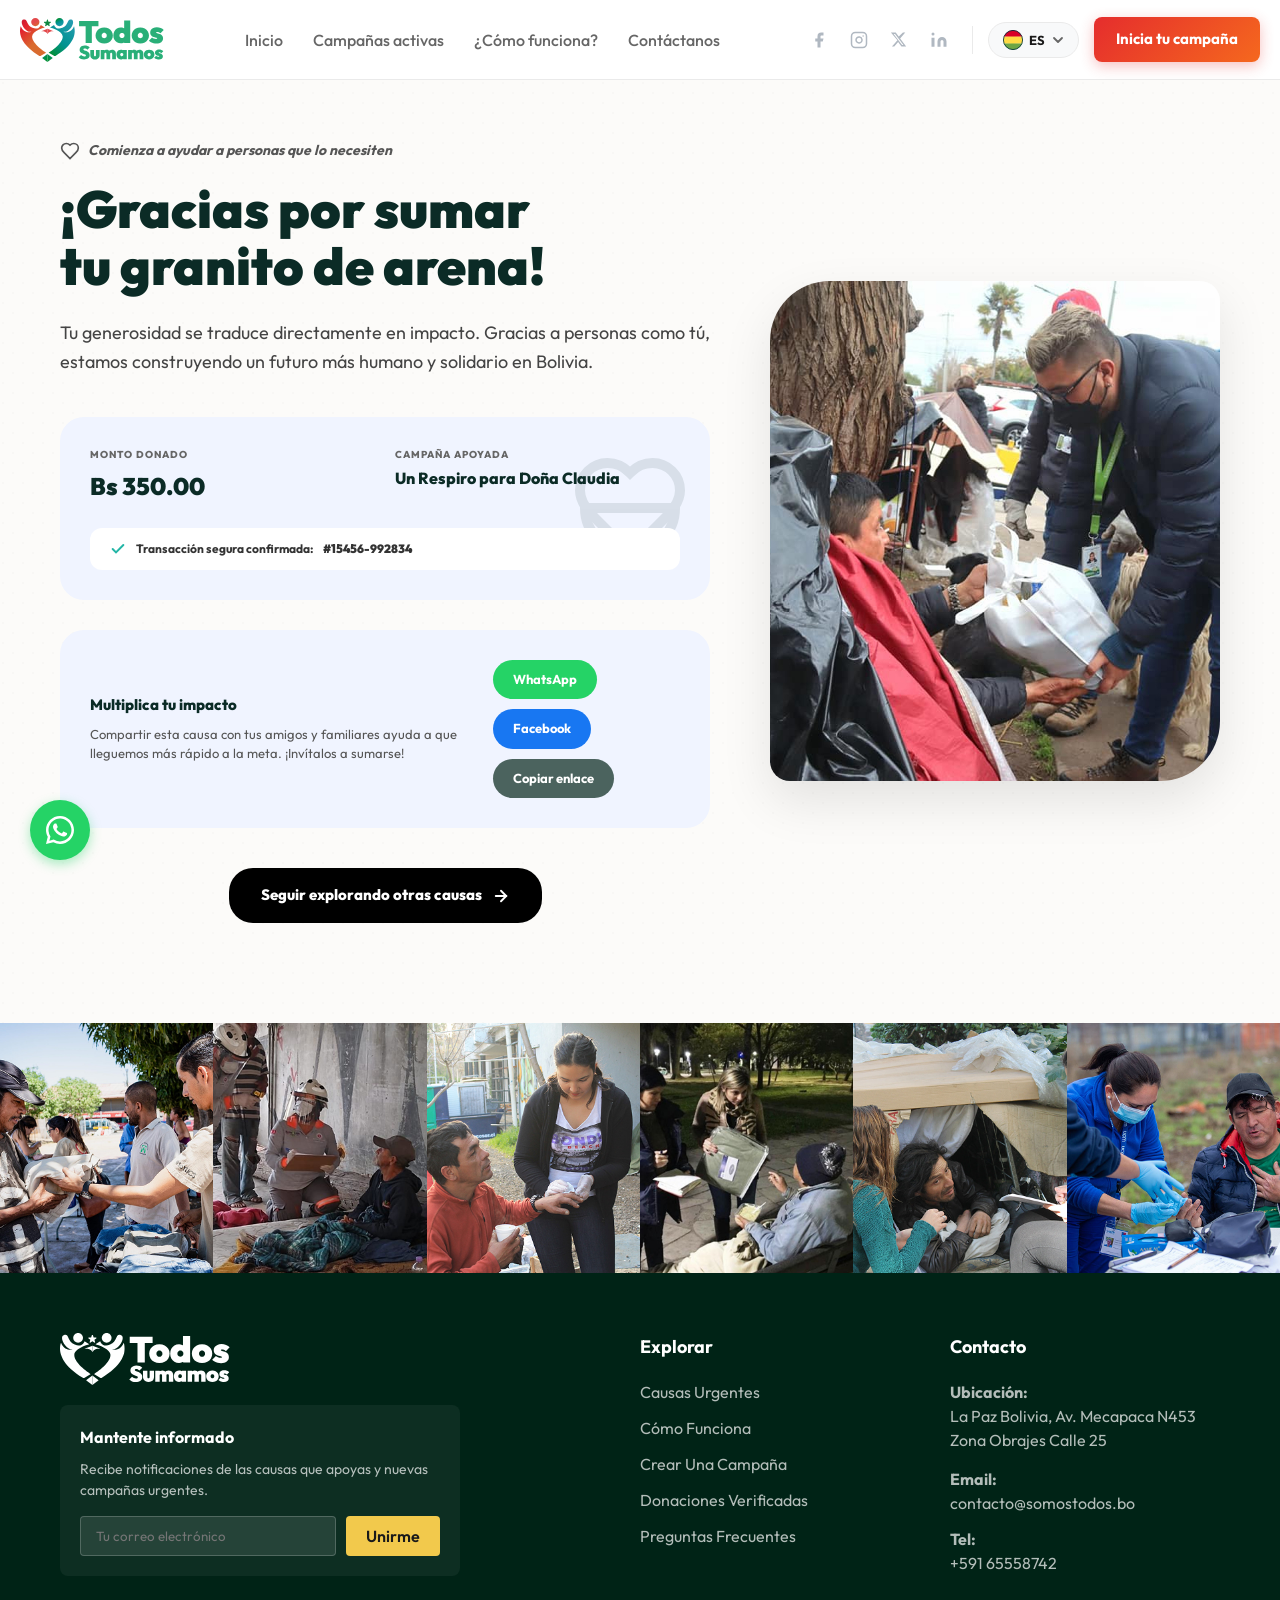
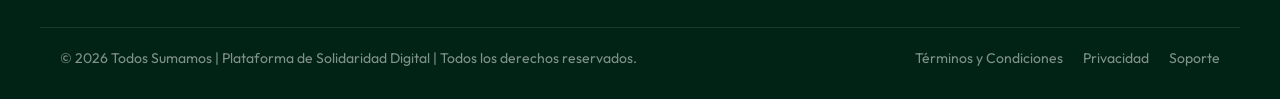
<file: donacion-exitosa.html>
<!DOCTYPE html>
<html lang="es">
<head>
  <meta charset="UTF-8">
  <meta name="viewport" content="width=device-width, initial-scale=1.0">
  <title>Donación Exitosa | Todos Somos - Qhantuy</title>
  <link rel="stylesheet" href="css/style.css">
  <style>
    body {
      background-color: #fcfbf9; /* Very light warm background */
      /* Sutil patrón de textura si es posible, o color sólido */
      background-image: url("data:image/svg+xml,%3Csvg width='20' height='20' viewBox='0 0 20 20' xmlns='http://www.w3.org/2000/svg'%3E%3Cg fill='%23000000' fill-opacity='0.02' fill-rule='evenodd'%3E%3Ccircle cx='3' cy='3' r='1'/%3E%3Ccircle cx='13' cy='13' r='1'/%3E%3C/g%3E%3C/svg%3E");
    }
    
    .success-grid {
      display: grid;
      grid-template-columns: 1fr 450px;
      gap: 60px;
      align-items: center;
      padding: 60px 0 100px 0;
    }
    
    @media (max-width: 992px) {
      .success-grid {
        grid-template-columns: 1fr;
        padding: 40px 0;
      }
      .success-image-block { margin: 0 auto; order: -1; margin-bottom: 40px; }
    }

    .success-tagline {
      display: inline-flex;
      align-items: center;
      gap: 8px;
      font-size: 14px;
      font-weight: 700;
      color: #555;
      margin-bottom: 20px;
      font-style: italic;
    }
    
    .success-title {
      font-size: 52px;
      font-weight: 900;
      color: #0b2b26;
      line-height: 1.1;
      margin-bottom: 24px;
    }
    
    .success-desc {
      font-size: 18px;
      color: #444;
      line-height: 1.6;
      margin-bottom: 40px;
    }

    .receipt-box {
      background: #f0f4ff; /* Light bluish */
      border-radius: 24px;
      padding: 30px;
      position: relative;
      margin-bottom: 30px;
      overflow: hidden;
    }
    
    .receipt-bg-icon {
      position: absolute;
      right: 20px;
      top: 50%;
      transform: translateY(-50%);
      width: 120px;
      opacity: 0.1;
      pointer-events: none;
    }

    .receipt-grid {
      display: grid;
      grid-template-columns: 1fr 1fr;
      gap: 20px;
      position: relative;
      z-index: 2;
    }

    .receipt-label {
      font-size: 10px;
      font-weight: 800;
      color: #666;
      text-transform: uppercase;
      letter-spacing: 1px;
      margin-bottom: 6px;
    }
    
    .receipt-value {
      font-size: 24px;
      font-weight: 900;
      color: #0b2b26;
    }
    
    .receipt-value-text {
      font-size: 16px;
      font-weight: 800;
      color: #0b2b26;
      line-height: 1.3;
    }

    .transaction-pill {
      background: white;
      border-radius: 12px;
      padding: 12px 20px;
      display: flex;
      align-items: center;
      gap: 10px;
      margin-top: 24px;
      font-size: 12px;
      font-weight: 700;
      color: #333;
      position: relative;
      z-index: 2;
    }

    .share-box {
      background: #f0f4ff;
      border-radius: 24px;
      padding: 30px;
      display: flex;
      align-items: center;
      justify-content: space-between;
      gap: 30px;
      margin-bottom: 40px;
    }

    @media (max-width: 768px) {
      .share-box { flex-direction: column; text-align: center; }
    }

    .share-btn {
      padding: 10px 20px;
      border-radius: 20px;
      color: white;
      font-weight: 700;
      font-size: 13px;
      text-decoration: none;
      display: inline-flex;
      align-items: center;
      gap: 8px;
    }
    .btn-wa { background: #25d366; }
    .btn-fb { background: #1877f2; }
    .btn-link { background: #4b635e; }

    .btn-explore {
      background: #000;
      color: white;
      border-radius: 24px;
      padding: 16px 32px;
      font-weight: 800;
      font-size: 15px;
      display: inline-flex;
      align-items: center;
      gap: 10px;
      text-decoration: none;
      transition: transform 0.2s;
    }
    .btn-explore:hover { transform: scale(1.02); }

    .success-img-wrapper {
      position: relative;
      width: 100%;
      height: 500px;
    }
    
    .success-img {
      width: 100%;
      height: 100%;
      object-fit: cover;
      /* Wavy border radius as seen in design */
      border-radius: 60px 20px 60px 20px;
      box-shadow: 0 20px 50px rgba(0,0,0,0.1);
    }

  </style>
</head>
<body>

  <app-header></app-header>

  <main class="container">
    <div class="success-grid">
      
      <!-- Text & Interactive Content -->
      <div>
        <div class="success-tagline">
          <svg width="20" height="20" viewBox="0 0 24 24" fill="none" stroke="currentColor" stroke-width="2" stroke-linecap="round"><path d="M19 14c1.49-1.46 3-3.21 3-5.5A5.5 5.5 0 0 0 16.5 3c-1.76 0-3 .5-4.5 2-1.5-1.5-2.74-2-4.5-2A5.5 5.5 0 0 0 2 8.5c0 2.3 1.5 4.05 3 5.5l7 7Z"></path></svg>
          Comienza a ayudar a personas que lo necesiten
        </div>
        
        <h1 class="success-title">¡Gracias por sumar<br>tu granito de arena!</h1>
        
        <p class="success-desc">Tu generosidad se traduce directamente en impacto. Gracias a personas como tú, estamos construyendo un futuro más humano y solidario en Bolivia.</p>
        
        <!-- Receipt Box -->
        <div class="receipt-box">
          <svg class="receipt-bg-icon" viewBox="0 0 24 24" fill="none" stroke="#0b2b26" stroke-width="2" stroke-linecap="round"><path d="M19 14c1.49-1.46 3-3.21 3-5.5A5.5 5.5 0 0 0 16.5 3c-1.76 0-3 .5-4.5 2-1.5-1.5-2.74-2-4.5-2A5.5 5.5 0 0 0 2 8.5c0 2.3 1.5 4.05 3 5.5l7 7Z"></path><path d="M12 21a9 9 0 0 0 9-9H3a9 9 0 0 0 9 9Z"></path></svg>
          <div class="receipt-grid">
            <div>
              <div class="receipt-label">Monto Donado</div>
              <div class="receipt-value" id="res-monto">Bs 350.00</div>
            </div>
            <div>
              <div class="receipt-label">Campaña Apoyada</div>
              <div class="receipt-value-text">Un Respiro para Doña Claudia</div>
            </div>
          </div>
          <div class="transaction-pill">
            <svg width="16" height="16" viewBox="0 0 24 24" fill="none" stroke="#25b6a7" stroke-width="3" stroke-linecap="round"><polyline points="20 6 9 17 4 12"></polyline></svg>
            Transacción segura confirmada: <span style="font-weight:900;">#15456-992834</span>
          </div>
        </div>

        <!-- Share Box -->
        <div class="share-box">
          <div>
            <div style="font-weight: 800; color: #0b2b26; margin-bottom: 8px; font-size: 15px;">Multiplica tu impacto</div>
            <p style="font-size: 13px; color: #555; line-height: 1.5; margin: 0;">Compartir esta causa con tus amigos y familiares ayuda a que lleguemos más rápido a la meta. ¡Invítalos a sumarse!</p>
          </div>
          <div style="display: flex; gap: 10px; flex-wrap: wrap;">
            <a href="#" class="share-btn btn-wa">WhatsApp</a>
            <a href="#" class="share-btn btn-fb">Facebook</a>
            <a href="#" class="share-btn btn-link">Copiar enlace</a>
          </div>
        </div>

        <div style="text-align: center;">
          <a href="campanas.html" class="btn-explore">
            Seguir explorando otras causas
            <svg width="18" height="18" viewBox="0 0 24 24" fill="none" stroke="currentColor" stroke-width="2.5" stroke-linecap="round"><line x1="5" y1="12" x2="19" y2="12"></line><polyline points="12 5 19 12 12 19"></polyline></svg>
          </a>
        </div>

      </div>

      <!-- Image Content -->
      <div class="success-image-block">
        <div class="success-img-wrapper">
          <img src="images/todos somos images/login_1.jpg" alt="Doña Claudia" class="success-img">
        </div>
      </div>

    </div>
  </main>

  <app-footer></app-footer>

  <script src="js/components.js"></script>
  <script src="js/main.js"></script>
  <script>
    // Pequeño script para leer monto aleatorio si queremos simular (o agarrar de localStorage)
    document.addEventListener('DOMContentLoaded', () => {
      const qs = new URLSearchParams(window.location.search);
      const monto = qs.get('monto') || '350.00';
      document.getElementById('res-monto').innerText = `Bs ${monto}`;
    });
  </script>
</body>
</html>
</file>
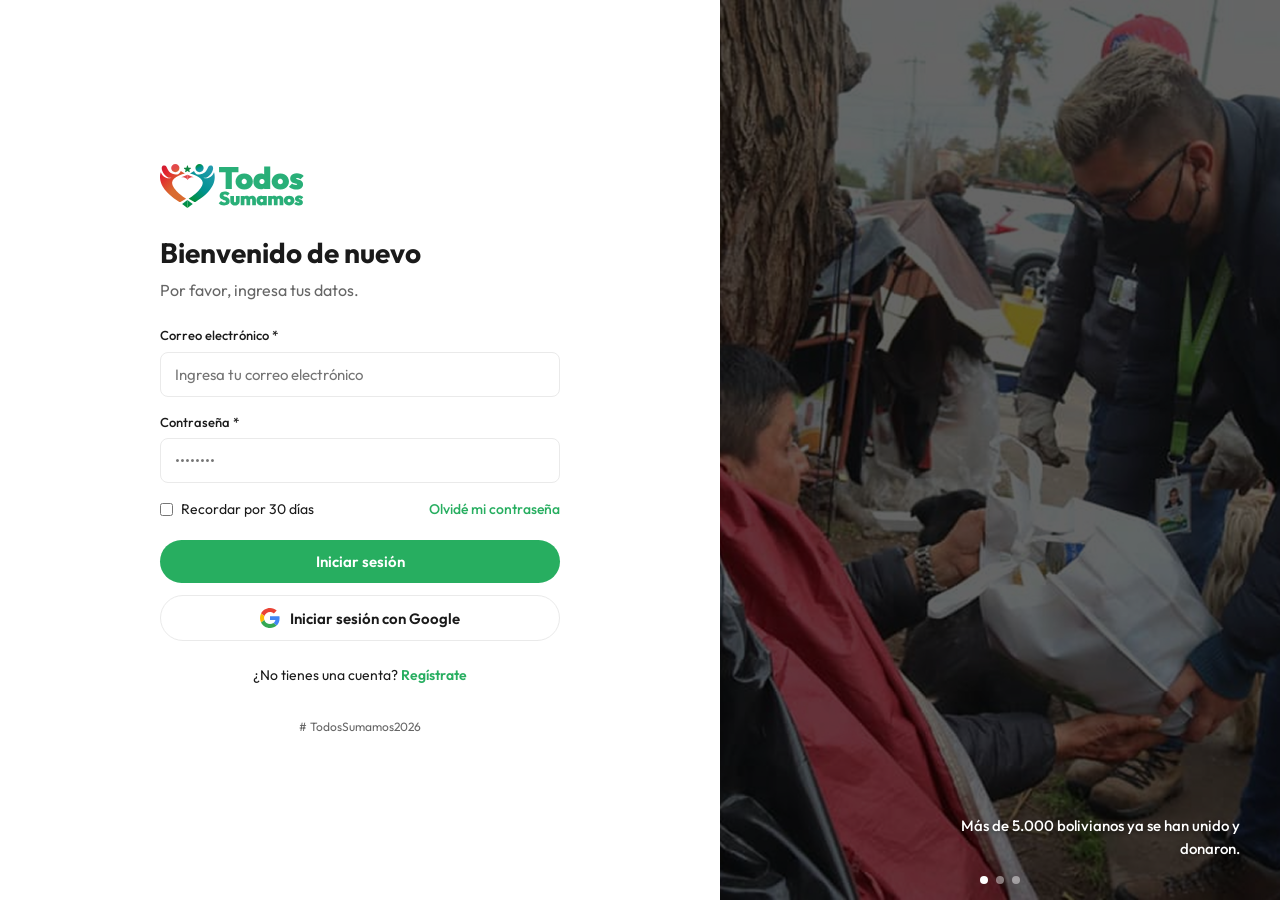
<file: login.html>
<!DOCTYPE html>
<html lang="es">
<head>
  <meta charset="UTF-8">
  <meta name="viewport" content="width=device-width, initial-scale=1.0">
  <title>Iniciar Sesión | Todos Somos - Qhantuy</title>
  <link rel="stylesheet" href="css/style.css">
  <style>
    .split-layout {
      display: flex;
      min-height: 100vh;
    }
    .split-left {
      flex: 0 0 720px;
      width: 720px;
      display: flex;
      flex-direction: column;
      align-items: center;
      padding: 30px 60px;
      justify-content: center;
      background: var(--bg-white);
    }
    .split-left-inner {
      width: 100%;
      max-width: 400px;
    }
    .login-logo {
      display: block;
      margin-bottom: 24px;
    }
    .login-logo img {
      height: 44px;
      width: auto;
    }
    .split-right {
      flex: 1;
      display: none;
      position: relative;
      overflow: hidden;
    }
    @media (min-width: 1024px) {
      .split-right {
        display: block;
      }
    }

    /* ── Carousel ── */
    .carousel-slide {
      position: absolute;
      inset: 0;
      background-size: cover;
      background-position: center;
      opacity: 0;
      transition: opacity 1s ease-in-out;
      will-change: opacity;
    }
    .carousel-slide.active {
      opacity: 1;
    }
    /* 60% black overlay */
    .carousel-slide::after {
      content: '';
      position: absolute;
      inset: 0;
      background: rgba(0, 0, 0, 0.60);
    }

    /* Caption positioned over the overlay */
    .carousel-caption {
      position: absolute;
      bottom: 40px;
      right: 40px;
      text-align: right;
      color: #ffffff;
      z-index: 10;
      max-width: 320px;
    }
    .carousel-caption p {
      font-size: 15px;
      font-weight: 500;
      line-height: 1.5;
      text-shadow: 0 1px 4px rgba(0,0,0,.5);
    }
    .carousel-dots {
      position: absolute;
      bottom: 16px;
      left: 50%;
      transform: translateX(-50%);
      display: flex;
      gap: 8px;
      z-index: 10;
    }
    .carousel-dots span {
      width: 8px;
      height: 8px;
      border-radius: 50%;
      background: rgba(255,255,255,0.45);
      transition: background 0.4s;
      cursor: pointer;
    }
    .carousel-dots span.active {
      background: #ffffff;
    }
    
    /* Compact overrides to prevent scrolling */
    .form-group { margin-bottom: 16px; }
    .form-control { padding: 12px 14px; font-size: 15px; }
    .btn { padding: 12px 24px; font-size: 15px; }
    .form-label { margin-bottom: 6px; font-size: 13px; }
  </style>
</head>
<body style="background-color: var(--bg-white);">


  <div class="split-layout">
    <div class="split-left">
      <div class="split-left-inner">

        <!-- Logo → Home -->
        <a href="index.html" class="login-logo">
          <img src="images/todos somos images/logo_color.svg" alt="Todos Somos – Qhantuy">
        </a>

        <h1 style="font-size: 28px; margin-bottom: 4px;">Bienvenido de nuevo</h1>
        <p style="color: var(--text-muted); margin-bottom: 24px;">Por favor, ingresa tus datos.</p>

        <form id="login-form">
          <div class="form-group">
            <label class="form-label">Correo electrónico *</label>
            <input type="email" class="form-control" placeholder="Ingresa tu correo electrónico" required>
          </div>
          <div class="form-group">
            <label class="form-label">Contraseña *</label>
            <input type="password" class="form-control" placeholder="••••••••" required>
          </div>

          <div style="display: flex; justify-content: space-between; margin-bottom: 20px; font-size: 14px;">
            <label style="display: flex; align-items: center; gap: 8px; cursor: pointer;">
              <input type="checkbox"> Recordar por 30 días
            </label>
            <a href="#" style="color: var(--primary); font-weight: 500;">Olvidé mi contraseña</a>
          </div>

          <button type="submit" class="btn btn-primary btn-full" style="margin-bottom: 12px;">Iniciar sesión</button>

          <button type="button" class="btn btn-outline btn-full" style="display: flex; gap: 10px; justify-content: center;">
            <svg xmlns="http://www.w3.org/2000/svg" viewBox="0 0 48 48" width="20px" height="20px">
              <path fill="#EA4335" d="M24 9.5c3.54 0 6.71 1.22 9.21 3.6l6.85-6.85C35.9 2.38 30.47 0 24 0 14.62 0 6.51 5.38 2.56 13.22l7.98 6.19C12.43 13.72 17.74 9.5 24 9.5z"/>
              <path fill="#4285F4" d="M46.98 24.55c0-1.57-.15-3.09-.38-4.55H24v9.02h12.94c-.58 2.96-2.26 5.48-4.78 7.18l7.73 6c4.51-4.18 7.09-10.36 7.09-17.65z"/>
              <path fill="#FBBC05" d="M10.53 28.59c-.48-1.45-.76-2.99-.76-4.59s.27-3.14.76-4.59l-7.98-6.19C.92 16.46 0 20.12 0 24c0 3.88.92 7.54 2.56 10.78l7.97-6.19z"/>
              <path fill="#34A853" d="M24 48c6.48 0 11.93-2.13 15.89-5.81l-7.73-6c-2.15 1.45-4.92 2.3-8.16 2.3-6.26 0-11.57-4.22-13.47-9.91l-7.98 6.19C6.51 42.62 14.62 48 24 48z"/>
            </svg>
            Iniciar sesión con Google
          </button>
        </form>

        <p class="text-center" style="font-size: 14px; margin-top: 24px;">
          ¿No tienes una cuenta? <a href="registro.html" style="color: var(--primary); font-weight: 600;">Regístrate</a>
        </p>

        <p style="margin-top: 32px; font-size: 12px; color: var(--text-muted); text-align: center;">
          # TodosSumamos2026
        </p>
      </div>
    </div>

    <div class="split-right">
      <!-- Slide 1 -->
      <div class="carousel-slide active"
           style="background-image: url('images/todos somos images/login_1.jpg');"
           data-index="0">
      </div>
      <!-- Slide 2 -->
      <div class="carousel-slide"
           style="background-image: url('images/todos somos images/login_2.jpg');"
           data-index="1">
      </div>
      <!-- Slide 3 -->
      <div class="carousel-slide"
           style="background-image: url('images/todos somos images/login_3.jpg');"
           data-index="2">
      </div>

      <!-- Caption -->
      <div class="carousel-caption">
        <p>Más de 5.000 bolivianos ya se han unido y donaron.</p>
      </div>

      <!-- Dots -->
      <div class="carousel-dots" id="carousel-dots">
        <span class="active" data-dot="0"></span>
        <span data-dot="1"></span>
        <span data-dot="2"></span>
      </div>
    </div>
  </div>
  <script src="js/components.js"></script>
  <script src="js/main.js"></script>
  <script>
    (function () {
      const slides = document.querySelectorAll('.carousel-slide');
      const dots   = document.querySelectorAll('#carousel-dots span');
      let current  = 0;
      const INTERVAL = 7000; // 7 segundos

      function goTo(index) {
        slides[current].classList.remove('active');
        dots[current].classList.remove('active');
        current = (index + slides.length) % slides.length;
        slides[current].classList.add('active');
        dots[current].classList.add('active');
      }

      // Auto-play
      let timer = setInterval(() => goTo(current + 1), INTERVAL);

      // Click on dots
      dots.forEach(dot => {
        dot.addEventListener('click', () => {
          clearInterval(timer);
          goTo(+dot.dataset.dot);
          timer = setInterval(() => goTo(current + 1), INTERVAL);
        });
      });
    })();
  </script>
</body>
</html>
</file>
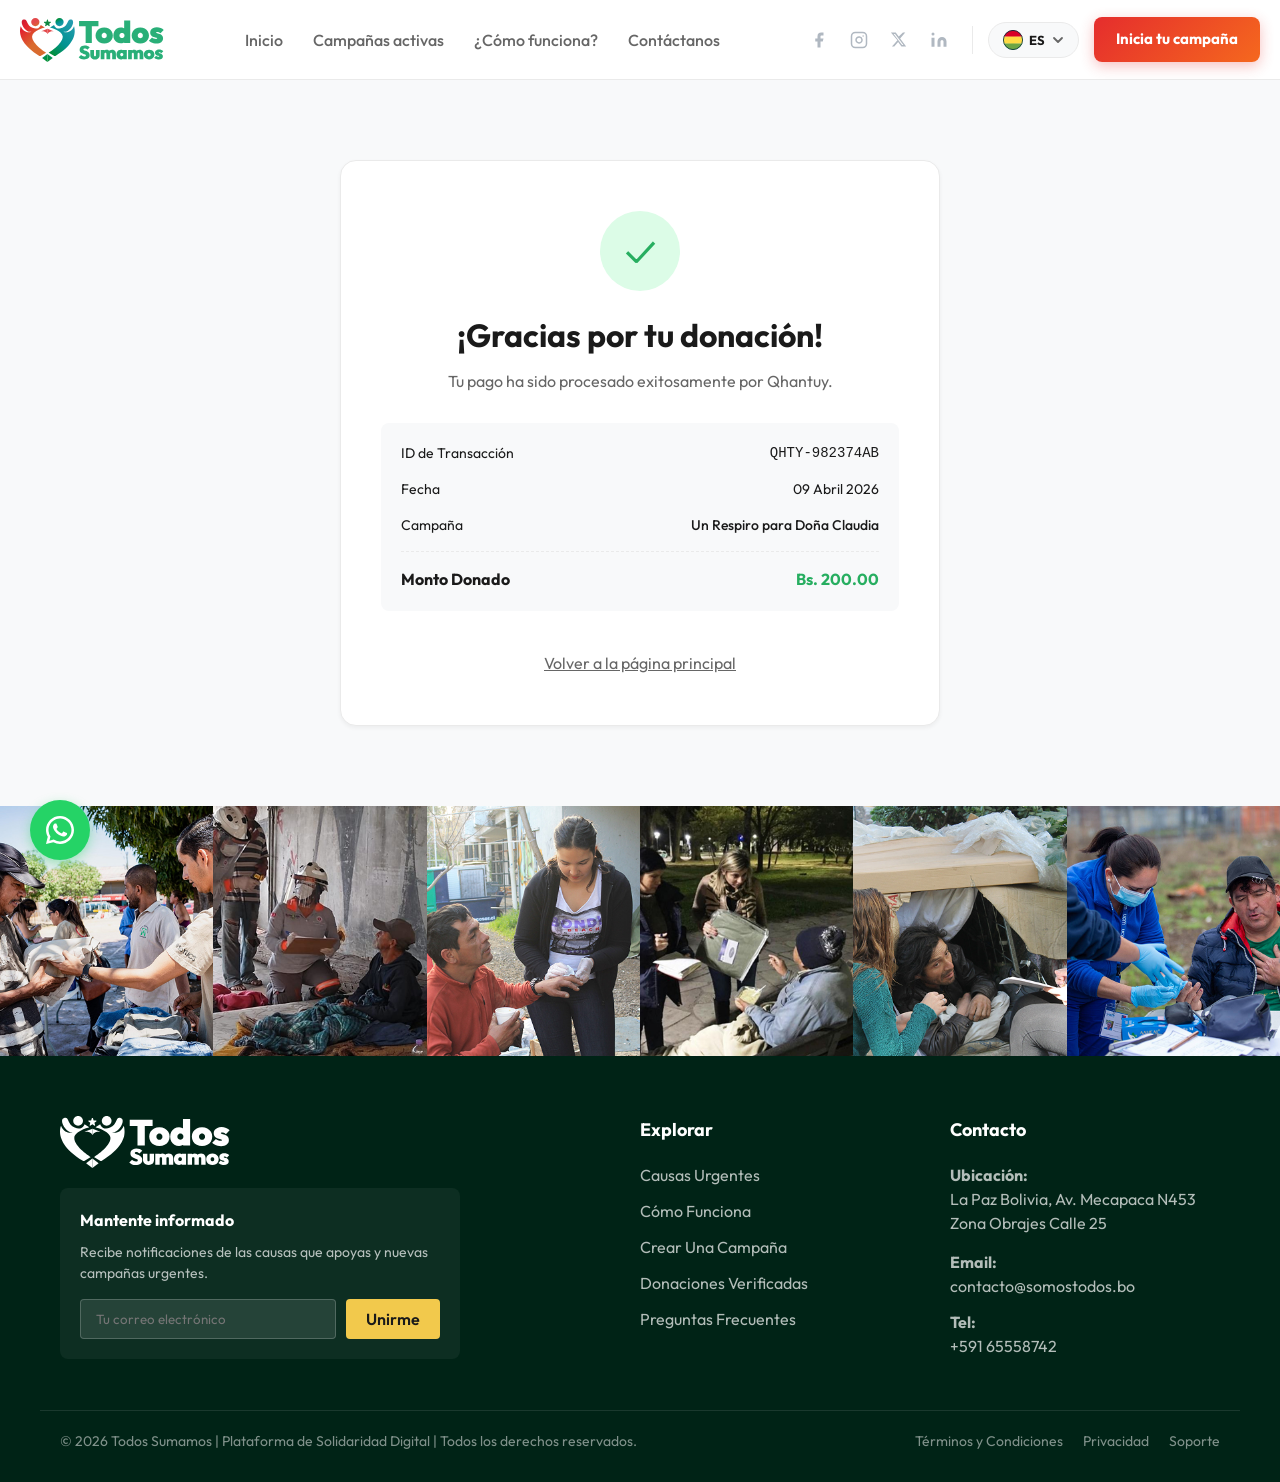
<file: pago-realizado.html>
<!DOCTYPE html>
<html lang="es">
<head>
  <meta charset="UTF-8">
  <meta name="viewport" content="width=device-width, initial-scale=1.0">
  <title>¡Pago Realizado! | Todos Somos - Qhantuy</title>
  <link rel="stylesheet" href="css/style.css">
  <style>
    .success-container {
      max-width: 600px;
      margin: 80px auto;
      background: white;
      border-radius: var(--border-radius-lg);
      padding: 50px 40px;
      text-align: center;
      box-shadow: var(--shadow-sm);
      border: 1px solid var(--border-color);
    }
    .check-icon {
      width: 80px;
      height: 80px;
      background-color: #dcfce7;
      color: var(--primary);
      border-radius: 50%;
      display: flex;
      align-items: center;
      justify-content: center;
      font-size: 40px;
      margin: 0 auto 20px;
    }
    .receipt-box {
      background: var(--bg-light);
      padding: 20px;
      border-radius: var(--border-radius);
      margin: 30px 0;
      text-align: left;
    }
    .receipt-row {
      display: flex;
      justify-content: space-between;
      margin-bottom: 15px;
      font-size: 14px;
      color: var(--text-dark);
    }
    .receipt-row:last-child {
      margin-bottom: 0;
      border-top: 1px dashed var(--border-color);
      padding-top: 15px;
      font-weight: bold;
      font-size: 16px;
    }
  </style>
</head>
<body style="background-color: var(--bg-light);">

  <app-header></app-header>

  <main class="container">
    <div class="success-container">
      <div class="check-icon">✓</div>
      <h1 style="font-size: 32px; margin-bottom: 10px;">¡Gracias por tu donación!</h1>
      <p style="color: var(--text-muted);">Tu pago ha sido procesado exitosamente por Qhantuy.</p>

      <div class="receipt-box">
        <div class="receipt-row">
          <span>ID de Transacción</span>
          <span style="font-family: monospace;">QHTY-982374AB</span>
        </div>
        <div class="receipt-row">
          <span>Fecha</span>
          <span>09 Abril 2026</span>
        </div>
        <div class="receipt-row">
          <span>Campaña</span>
          <span style="font-weight: 500;">Un Respiro para Doña Claudia</span>
        </div>
        <div class="receipt-row">
          <span>Monto Donado</span>
          <span style="color: var(--primary);">Bs. 200.00</span>
        </div>
      </div>

      <div style="margin-top: 40px;">
        <a href="index.html" style="color: var(--text-muted); text-decoration: underline;">Volver a la página principal</a>
      </div>
    </div>
  </main>

  <app-footer></app-footer>

  <script src="js/components.js"></script>
  <script src="js/main.js"></script>
</body>
</html>
</file>
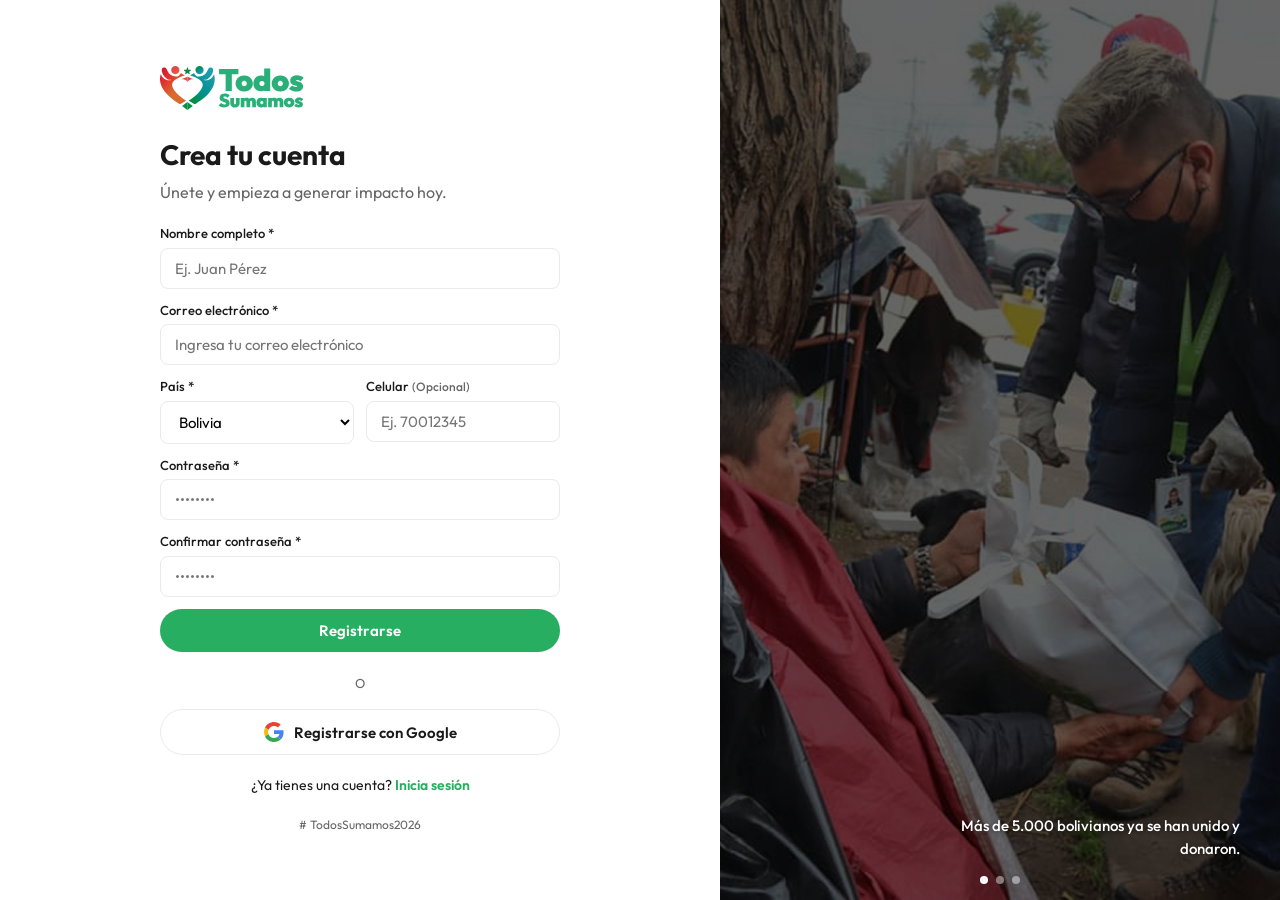
<file: registro.html>
<!DOCTYPE html>
<html lang="es">
<head>
  <meta charset="UTF-8">
  <meta name="viewport" content="width=device-width, initial-scale=1.0">
  <title>Registro | Todos Somos - Qhantuy</title>
  <link rel="stylesheet" href="css/style.css">
  <style>
    .split-layout {
      display: flex;
      min-height: 100vh;
    }
    .split-left {
      flex: 0 0 720px;
      width: 720px;
      display: flex;
      flex-direction: column;
      align-items: center;
      padding: 30px 60px;
      justify-content: center;
      background: var(--bg-white);
    }
    .split-left-inner {
      width: 100%;
      max-width: 400px;
    }
    .login-logo {
      display: block;
      margin-bottom: 24px;
    }
    .login-logo img {
      height: 44px;
      width: auto;
    }
    .split-right {
      flex: 1;
      display: none;
      position: relative;
      overflow: hidden;
    }
    @media (min-width: 1024px) {
      .split-right {
        display: block;
      }
    }

    /* ── Carousel ── */
    .carousel-slide {
      position: absolute;
      inset: 0;
      background-size: cover;
      background-position: center;
      opacity: 0;
      transition: opacity 1s ease-in-out;
      will-change: opacity;
    }
    .carousel-slide.active {
      opacity: 1;
    }
    /* 60% black overlay */
    .carousel-slide::after {
      content: '';
      position: absolute;
      inset: 0;
      background: rgba(0, 0, 0, 0.60);
    }

    /* Caption positioned over the overlay */
    .carousel-caption {
      position: absolute;
      bottom: 40px;
      right: 40px;
      text-align: right;
      color: #ffffff;
      z-index: 10;
      max-width: 320px;
    }
    .carousel-caption p {
      font-size: 15px;
      font-weight: 500;
      line-height: 1.5;
      text-shadow: 0 1px 4px rgba(0,0,0,.5);
    }
    .carousel-dots {
      position: absolute;
      bottom: 16px;
      left: 50%;
      transform: translateX(-50%);
      display: flex;
      gap: 8px;
      z-index: 10;
    }
    .carousel-dots span {
      width: 8px;
      height: 8px;
      border-radius: 50%;
      background: rgba(255,255,255,0.45);
      transition: background 0.4s;
      cursor: pointer;
    }
    .carousel-dots span.active {
      background: #ffffff;
    }
    
    /* Grid for side-by-side inputs */
    .form-row {
      display: flex;
      gap: 12px;
    }
    .form-row .form-group {
      flex: 1;
    }
    
    /* Compact overrides to prevent scrolling */
    .form-group { margin-bottom: 12px; }
    .form-control { padding: 10px 14px; font-size: 15px; }
    .btn { padding: 12px 24px; font-size: 15px; }
    .form-label { margin-bottom: 4px; font-size: 13px; }
  </style>
</head>
<body style="background-color: var(--bg-white);">


  <div class="split-layout">
    <div class="split-left">
      <div class="split-left-inner">

        <!-- Logo → Home -->
        <a href="index.html" class="login-logo">
          <img src="images/todos somos images/logo_color.svg" alt="Todos Somos – Qhantuy">
        </a>

        <h1 style="font-size: 28px; margin-bottom: 4px;">Crea tu cuenta</h1>
        <p style="color: var(--text-muted); margin-bottom: 20px;">Únete y empieza a generar impacto hoy.</p>

        <form id="register-form">
          <div class="form-group">
            <label class="form-label">Nombre completo *</label>
            <input type="text" class="form-control" placeholder="Ej. Juan Pérez" required>
          </div>
          
          <div class="form-group">
            <label class="form-label">Correo electrónico *</label>
            <input type="email" class="form-control" placeholder="Ingresa tu correo electrónico" required>
          </div>

          <div class="form-row">
            <div class="form-group">
              <label class="form-label">País *</label>
              <select class="form-control" required>
                <option value="BO" selected>Bolivia</option>
                <option value="AR">Argentina</option>
                <option value="CL">Chile</option>
                <option value="US">Estados Unidos</option>
                <option value="ES">España</option>
                <option value="OT">Otro</option>
              </select>
            </div>
            <div class="form-group">
              <label class="form-label">Celular <span style="color: var(--text-muted); font-size: 12px;">(Opcional)</span></label>
              <input type="tel" class="form-control" placeholder="Ej. 70012345">
            </div>
          </div>

          <div class="form-group">
            <label class="form-label">Contraseña *</label>
            <input type="password" class="form-control" placeholder="••••••••" required minlength="8">
          </div>
          <div class="form-group">
            <label class="form-label">Confirmar contraseña *</label>
            <input type="password" class="form-control" placeholder="••••••••" required minlength="8">
          </div>

          <button type="submit" class="btn btn-primary btn-full" style="margin-bottom: 12px;">Registrarse</button>

          <div style="text-align: center; margin: 10px 0 16px; color: var(--text-muted); font-size: 13px;">O</div>

          <button type="button" class="btn btn-outline btn-full" style="display: flex; gap: 10px; justify-content: center;">
            <svg xmlns="http://www.w3.org/2000/svg" viewBox="0 0 48 48" width="20px" height="20px">
              <path fill="#EA4335" d="M24 9.5c3.54 0 6.71 1.22 9.21 3.6l6.85-6.85C35.9 2.38 30.47 0 24 0 14.62 0 6.51 5.38 2.56 13.22l7.98 6.19C12.43 13.72 17.74 9.5 24 9.5z"/>
              <path fill="#4285F4" d="M46.98 24.55c0-1.57-.15-3.09-.38-4.55H24v9.02h12.94c-.58 2.96-2.26 5.48-4.78 7.18l7.73 6c4.51-4.18 7.09-10.36 7.09-17.65z"/>
              <path fill="#FBBC05" d="M10.53 28.59c-.48-1.45-.76-2.99-.76-4.59s.27-3.14.76-4.59l-7.98-6.19C.92 16.46 0 20.12 0 24c0 3.88.92 7.54 2.56 10.78l7.97-6.19z"/>
              <path fill="#34A853" d="M24 48c6.48 0 11.93-2.13 15.89-5.81l-7.73-6c-2.15 1.45-4.92 2.3-8.16 2.3-6.26 0-11.57-4.22-13.47-9.91l-7.98 6.19C6.51 42.62 14.62 48 24 48z"/>
            </svg>
            Registrarse con Google
          </button>
        </form>

        <p class="text-center" style="font-size: 14px; margin-top: 20px;">
          ¿Ya tienes una cuenta? <a href="login.html" style="color: var(--primary); font-weight: 600;">Inicia sesión</a>
        </p>

        <p style="margin-top: 20px; font-size: 12px; color: var(--text-muted); text-align: center;">
          # TodosSumamos2026
        </p>
      </div>
    </div>

    <div class="split-right">
      <!-- Slide 1 -->
      <div class="carousel-slide active"
           style="background-image: url('images/todos somos images/login_1.jpg');"
           data-index="0">
      </div>
      <!-- Slide 2 -->
      <div class="carousel-slide"
           style="background-image: url('images/todos somos images/login_2.jpg');"
           data-index="1">
      </div>
      <!-- Slide 3 -->
      <div class="carousel-slide"
           style="background-image: url('images/todos somos images/login_3.jpg');"
           data-index="2">
      </div>

      <!-- Caption -->
      <div class="carousel-caption">
        <p>Más de 5.000 bolivianos ya se han unido y donaron.</p>
      </div>

      <!-- Dots -->
      <div class="carousel-dots" id="carousel-dots">
        <span class="active" data-dot="0"></span>
        <span data-dot="1"></span>
        <span data-dot="2"></span>
      </div>
    </div>
  </div>
  <script src="js/components.js"></script>
  <script src="js/main.js"></script>
  <script>
    (function () {
      const slides = document.querySelectorAll('.carousel-slide');
      const dots   = document.querySelectorAll('#carousel-dots span');
      let current  = 0;
      const INTERVAL = 7000; // 7 segundos

      function goTo(index) {
        slides[current].classList.remove('active');
        dots[current].classList.remove('active');
        current = (index + slides.length) % slides.length;
        slides[current].classList.add('active');
        dots[current].classList.add('active');
      }

      // Auto-play
      let timer = setInterval(() => goTo(current + 1), INTERVAL);

      // Click on dots
      dots.forEach(dot => {
        dot.addEventListener('click', () => {
          clearInterval(timer);
          goTo(+dot.dataset.dot);
          timer = setInterval(() => goTo(current + 1), INTERVAL);
        });
      });
    })();
  </script>
</body>
</html>
</file>
<file: css/style.css>
@import url('https://fonts.googleapis.com/css2?family=Outfit:wght@300;400;500;600;700;800&display=swap');
@import url('https://fonts.googleapis.com/css2?family=Caveat:wght@400;600;700&display=swap');

:root {
  /* Colors based on the reference design */
  --primary: #27ae60;      /* Green color for buttons/accents */
  --primary-hover: #219653;
  --secondary: #f2c94c;    /* Yellow color for secondary actions */
  --secondary-hover: #f1b32b;
  --dark: #002316;         /* Very dark green for footers & dark sections */
  --text-dark: #1a1a1a;
  --text-muted: #666666;
  --bg-light: #f8f9fa;
  --bg-white: #ffffff;
  --border-color: #eaeaea;
  
  --nav-height: 80px;
  --border-radius: 8px;
  --border-radius-lg: 16px;
  --shadow-sm: 0 2px 4px rgba(0,0,0,0.05);
  --shadow-md: 0 4px 12px rgba(0,0,0,0.08);
}

/* Reset & Basic Typography */
html {
  scroll-behavior: smooth;
}

* {
  margin: 0;
  padding: 0;
  box-sizing: border-box;
  font-family: 'Outfit', sans-serif;
}

body {
  background-color: var(--bg-light);
  color: var(--text-dark);
  line-height: 1.5;
  -webkit-font-smoothing: antialiased;
}

a {
  text-decoration: none;
  color: inherit;
  transition: all 0.3s ease;
}

ul {
  list-style: none;
}

img {
  max-width: 100%;
  height: auto;
  display: block;
}

/* Utility Classes */
.container {
  width: 100%;
  max-width: 1200px;
  margin: auto;
  padding: 0 20px;
}

/* Section wrapper — padding vertical generoso */
section.container,
.section {
  padding-top: 80px;
  padding-bottom: 80px;
}

.text-center { text-align: center; }
.mt-1 { margin-top: 2rem; }
.mt-2 { margin-top: 5rem; }
.mb-1 { margin-bottom: 2rem; }
.mb-2 { margin-bottom: 5rem; }

@media (max-width: 768px) {
  .container {
    padding: 0 20px;
  }
  section.container,
  .section {
    padding-top: 50px;
    padding-bottom: 50px;
  }
  .mt-2 { margin-top: 3rem; }
  .mb-2 { margin-bottom: 3rem; }
}

/* Placeholder Image exactly as requested */
.placeholder-img {
  background-color: #8A2BE2; /* Violeta fuerte */
  display: flex;
  align-items: center;
  justify-content: center;
  color: rgba(255, 255, 255, 0.8);
  font-size: 14px;
  font-weight: 500;
  text-align: center;
  border-radius: var(--border-radius);
  overflow: hidden;
  position: relative;
}

/* Button Styles */
.btn {
  display: inline-flex;
  align-items: center;
  justify-content: center;
  padding: 12px 24px;
  border-radius: 50px;
  font-weight: 600;
  font-size: 16px;
  cursor: pointer;
  border: none;
  transition: all 0.3s ease;
}

.btn-primary {
  background-color: var(--primary);
  color: white;
}

.btn-primary:hover {
  background-color: var(--primary-hover);
  transform: translateY(-2px);
  box-shadow: var(--shadow-md);
}

.btn-secondary {
  background-color: var(--secondary);
  color: var(--text-dark);
}

.btn-secondary:hover {
  background-color: var(--secondary-hover);
  transform: translateY(-2px);
}

.btn-outline {
  background-color: transparent;
  color: inherit;
  border: 1px solid var(--border-color);
}

.btn-outline:hover {
  border-color: var(--text-dark);
}

.btn-full {
  width: 100%;
}

/* Form Styles */
.form-group {
  margin-bottom: 1.5rem;
}

.form-label {
  display: block;
  font-size: 14px;
  font-weight: 500;
  margin-bottom: 5px;
  color: var(--text-dark);
}

.form-control {
  width: 100%;
  padding: 12px 15px;
  border: 1px solid var(--border-color);
  border-radius: var(--border-radius);
  font-size: 16px;
  font-family: inherit;
  transition: border-color 0.3s ease;
  background-color: var(--bg-white);
}

.form-control:focus {
  outline: none;
  border-color: var(--primary);
}

textarea.form-control {
  resize: vertical;
  min-height: 120px;
}

/* Header & Navigation */
header {
  background-color: var(--bg-white);
  height: var(--nav-height);
  position: sticky;
  top: 0;
  z-index: 1000;
  border-bottom: 1px solid var(--border-color);
}

.nav-container {
  display: flex;
  justify-content: space-between;
  align-items: center;
  height: 100%;
  max-width: 1400px;
  margin: 0 auto;
  padding: 0 20px;
}

.logo {
  display: flex;
  align-items: center;
  gap: 10px;
  font-weight: 800;
  font-size: 22px;
  color: var(--primary);
}

.logo-img {
  height: 44px;
  width: auto;
  display: block;
}

.logo-img--footer {
  height: 52px;
}

.nav-links {
  display: flex;
  gap: 30px;
}

.nav-links a {
  font-weight: 500;
  color: var(--text-muted);
}

.nav-links a:hover,
.nav-links a.active {
  color: var(--text-dark);
}

.nav-actions {
  display: flex;
  align-items: center;
  gap: 15px;
}

/* ── Social Icons ─────────────────────────── */
.nav-social {
  display: flex;
  align-items: center;
  gap: 4px;
}

.nav-social-btn {
  display: flex;
  align-items: center;
  justify-content: center;
  width: 36px;
  height: 36px;
  border-radius: 8px;
  color: #b0b8c1;
  transition: color 0.2s ease, background 0.2s ease;
}

.nav-social-btn:hover {
  color: var(--text-dark);
  background: var(--bg-light);
}

/* ── Divider ─────────────────────────── */
.nav-divider {
  width: 1px;
  height: 28px;
  background: var(--border-color);
  flex-shrink: 0;
}

/* ── Campaign CTA Button ─────────────────── */
.btn-campaign {
  background: linear-gradient(135deg, #e52d2d 0%, #f5681e 100%);
  color: white;
  border-radius: 8px;
  font-weight: 700;
  font-size: 15px;
  padding: 11px 22px;
  white-space: nowrap;
  box-shadow: 0 4px 14px rgba(229, 45, 45, 0.30);
  transition: all 0.25s ease;
}

.btn-campaign:hover {
  background: linear-gradient(135deg, #cf2424 0%, #e05710 100%);
  transform: translateY(-2px);
  box-shadow: 0 6px 18px rgba(229, 45, 45, 0.40);
  color: white;
}

/* ── Language Switcher ─────────────────────────── */
.lang-switcher {
  position: relative;
}

.lang-btn {
  display: flex;
  align-items: center;
  gap: 6px;
  background: var(--bg-light);
  border: 1px solid var(--border-color);
  border-radius: 50px;
  padding: 7px 14px;
  font-size: 14px;
  font-weight: 600;
  font-family: 'Outfit', sans-serif;
  color: var(--text-dark);
  cursor: pointer;
  transition: all 0.2s ease;
  white-space: nowrap;
}

.lang-btn:hover {
  border-color: var(--primary);
  color: var(--primary);
}

.lang-flag-img {
  width: 22px;
  height: 22px;
  border-radius: 4px;
  object-fit: cover;
  flex-shrink: 0;
}

.lang-btn .lang-flag-img {
  width: 20px;
  height: 20px;
}

.lang-code {
  font-size: 13px;
  font-weight: 700;
  letter-spacing: 0.5px;
}

.lang-chevron {
  color: var(--text-muted);
  transition: transform 0.25s ease;
  flex-shrink: 0;
}

.lang-btn[aria-expanded="true"] .lang-chevron {
  transform: rotate(180deg);
}

.lang-dropdown {
  display: none;
  position: absolute;
  top: calc(100% + 10px);
  right: 0;
  background: var(--bg-white);
  border: 1px solid var(--border-color);
  border-radius: 12px;
  box-shadow: 0 8px 24px rgba(0,0,0,0.10);
  padding: 6px;
  min-width: 170px;
  z-index: 2000;
  list-style: none;
  animation: langFadeIn 0.18s ease;
}

.lang-dropdown--open {
  display: block;
}

@keyframes langFadeIn {
  from { opacity: 0; transform: translateY(-6px); }
  to   { opacity: 1; transform: translateY(0); }
}

.lang-option {
  display: flex;
  align-items: center;
  gap: 10px;
  padding: 9px 12px;
  border-radius: 8px;
  cursor: pointer;
  font-size: 14px;
  font-weight: 500;
  color: var(--text-dark);
  transition: background 0.15s ease;
}

.lang-option:hover {
  background: var(--bg-light);
}

.lang-option--active {
  background: rgba(39, 174, 96, 0.08);
  color: var(--primary);
  font-weight: 700;
}

.lang-option--active:hover {
  background: rgba(39, 174, 96, 0.14);
}

.lang-code-sm {
  margin-left: auto;
  font-size: 12px;
  font-weight: 700;
  color: var(--text-muted);
  letter-spacing: 0.5px;
}

.lang-option--active .lang-code-sm {
  color: var(--primary);
}


/* Mobile Menu Toggle */
.mobile-menu-btn {
  display: none;
  background: none;
  border: none;
  font-size: 24px;
  cursor: pointer;
}

@media (max-width: 900px) {
  .nav-links, .nav-actions .btn {
    display: none; /* simple hidden state for now */
  }
  .mobile-menu-btn {
    display: block;
  }
}

/* Footer */
footer {
  background-color: var(--dark);
  color: rgba(255,255,255,0.8);
  padding: 60px 0 30px;
}

.footer-top {
  display: grid;
  grid-template-columns: 2fr 1fr 1fr;
  gap: 40px;
  margin-bottom: 40px;
}

@media (max-width: 768px) {
  .footer-top {
    grid-template-columns: 1fr;
  }
}

.footer-title {
  color: white;
  font-size: 24px;
  font-weight: 700;
  margin-bottom: 20px;
}

.footer-links li {
  margin-bottom: 12px;
}

.footer-links a:hover {
  color: white;
}

.newsletter-form {
  display: flex;
  gap: 10px;
  margin-top: 15px;
}

.newsletter-form input {
  flex: 1;
  background: rgba(255,255,255,0.1);
  border: 1px solid rgba(255,255,255,0.2);
  color: white;
  padding: 10px 15px;
  border-radius: 4px;
}

.footer-bottom {
  border-top: 1px solid rgba(255,255,255,0.1);
  padding-top: 20px;
  display: flex;
  justify-content: space-between;
  align-items: center;
  font-size: 14px;
}

/* Card Styles */
.card {
  background: var(--bg-white);
  border-radius: var(--border-radius-lg);
  overflow: hidden;
  box-shadow: var(--shadow-sm);
  transition: transform 0.3s ease, box-shadow 0.3s ease;
  border: 1px solid var(--border-color);
  display: flex;
  flex-direction: column;
}

.card-description {
  color: var(--text-muted);
  font-size: 14px;
  margin-bottom: 15px;
  display: -webkit-box;
  -webkit-line-clamp: 3;
  line-clamp: 3;
  -webkit-box-orient: vertical;
  overflow: hidden;
  line-height: 1.5;
  flex-grow: 1;
}

.card:hover {
  transform: translateY(-5px);
  box-shadow: var(--shadow-md);
}

/* Footer Image Carousel (Infinite Marquee) */
.footer-carousel-container {
  width: 100%;
  overflow: hidden;
  background: var(--bg-white);
}

.footer-carousel-track {
  display: flex;
  transition: transform 0.5s ease-in-out;
  /* 24 elementos en total. Para mostrar 6, el track necesita ser 4 veces el contenedor (24/6) */
  width: 400%;
}

.footer-carousel-item {
  /* Cada elemento siempre será exactamente el 1/24vo del track total para coincidir con la transición JS */
  width: calc(100% / 24); 
  flex: 0 0 calc(100% / 24);
  height: 250px;
}

.footer-carousel-item img {
  width: 100%;
  height: 100%;
  object-fit: cover;
  display: block;
}

@media (max-width: 1024px) {
  /* Para mostrar 4 imágenes, el track debe ser 6 veces el contenedor (24/4 = 6) */
  .footer-carousel-track { width: 600%; }
}

@media (max-width: 600px) {
  /* Para mostrar 2 imágenes, el track debe ser 12 veces el contenedor (24/2 = 12) */
  .footer-carousel-track { width: 1200%; }
}

/* =============================================
   HERO COVER — Portada principal full-width
   ============================================= */
.hero-cover {
  position: relative;
  width: 100%;
  min-height: 100vh;
  background-image: url('../images/todos somos images/portada.png');
  background-size: cover;
  background-position: center;
  background-repeat: no-repeat;
  display: flex;
  align-items: center;
  justify-content: center;
  overflow: hidden;
}
.hero-content {
  position: relative;
  z-index: 2;
  text-align: center;
  color: white;
  padding: 60px 20px;
  max-width: 780px;
  width: 100%;
  margin: 0 auto;
  animation: heroFadeIn 1s ease both;
}

@keyframes heroFadeIn {
  from { opacity: 0; transform: translateY(24px); }
  to   { opacity: 1; transform: translateY(0); }
}

.hero-tagline {
  font-family: 'Caveat', cursive;
  font-size: 22px;
  font-weight: 600;
  color: var(--secondary);
  margin-bottom: 22px;
  display: flex;
  align-items: center;
  justify-content: center;
  gap: 8px;
  letter-spacing: 0.3px;
}

.hero-tagline span {
  font-family: 'Caveat', cursive;
}

.hero-title {
  font-size: clamp(36px, 6vw, 64px);
  font-weight: 800;
  line-height: 1.15;
  margin-bottom: 24px;
  letter-spacing: -0.5px;
}

.hero-subtitle {
  font-size: 18px;
  color: rgba(255, 255, 255, 0.82);
  line-height: 1.7;
  margin-bottom: 36px;
  max-width: 640px;
  margin-left: auto;
  margin-right: auto;
}

.hero-btn {
  display: inline-flex;
  align-items: center;
  justify-content: center;
  gap: 10px;
  color: white;
  border-color: rgba(255, 255, 255, 0.45);
  padding: 14px 32px;
  font-size: 17px;
  font-weight: 600;
  backdrop-filter: blur(4px);
  background: rgba(255, 255, 255, 0.08);
  transition: all 0.3s ease;
}

.hero-btn:hover {
  background: rgba(255, 255, 255, 0.18);
  border-color: white;
  transform: translateY(-2px);
}

@keyframes bounceDown {
  0%, 100% { transform: translateY(0); }
  50% { transform: translateY(4px); }
}

.icon-bounce {
  animation: bounceDown 1.5s ease-in-out infinite;
}

@media (max-width: 768px) {
  .hero-cover {
    min-height: 70vh;
  }
  .hero-tagline {
    font-size: 19px;
  }
  .hero-subtitle {
    font-size: 16px;
  }
}

/* =============================================
   CAMPAIGNS SECTION CON FONDO
   ============================================= */
.campaigns-bg-section {
  background-image: url('../images/todos somos images/campanas_bg.jpg');
  background-size: cover;
  background-position: center;
  background-repeat: no-repeat;
  padding: 80px 0;
  width: 100%;
}

.campaigns-sec-title {
  font-size: clamp(28px, 4vw, 36px);
  margin-bottom: 15px;
  color: black; /* Asumiendo que el fondo tiene un overlay integrado oscuro */
  font-weight: 800;
}

.campaigns-sec-subtitle {
  color: black;
  font-size: 16px;
  margin-bottom: 50px;
}

/* =============================================
   BANNER PROMO — Sección con imagen de fondo
   ============================================= */
.banner-promo {
  width: 100%;
  background-image: url('../images/todos somos images/banner_home_promo.jpg');
  background-size: cover;
  background-position: center;
  background-repeat: no-repeat;
  display: flex;
  align-items: center;
  justify-content: center;
  padding: 90px 40px;
}

.banner-promo__content {
  text-align: center;
  color: white;
  max-width: 700px;
  width: 100%;
}

.banner-promo__title {
  font-size: clamp(28px, 4vw, 48px);
  font-weight: 800;
  line-height: 1.2;
  margin-bottom: 36px;
  letter-spacing: -0.3px;
}

.banner-promo__actions {
  display: flex;
  align-items: center;
  justify-content: center;
  gap: 16px;
  flex-wrap: wrap;
}

.banner-promo__btn-outline {
  color: white;
  border-color: rgba(255, 255, 255, 0.5);
  background: rgba(255, 255, 255, 0.08);
  backdrop-filter: blur(4px);
  font-size: 15px;
  padding: 12px 24px;
}

.banner-promo__btn-outline:hover {
  border-color: white;
  background: rgba(255, 255, 255, 0.18);
  color: white;
}

@media (max-width: 768px) {
  .banner-promo {
    padding: 60px 20px;
  }
  .banner-promo__actions {
    flex-direction: column;
    align-items: center;
  }
}

/* =============================================
   FAQ SECTION
   ============================================= */
.faq-section {
  display: grid;
  grid-template-columns: 1fr 1fr;
  min-height: 520px;
}

/* Left column — white */
.faq-left {
  background: var(--bg-white);
  padding: 80px 180px;
  display: flex;
  flex-direction: column;
  justify-content: center;
}

.faq-title {
  font-size: clamp(28px, 3vw, 40px);
  font-weight: 800;
  color: var(--text-dark);
  margin-bottom: 36px;
  line-height: 1.2;
}

/* Accordion */
.faq-list {
  display: flex;
  flex-direction: column;
  gap: 0;
}

.faq-item {
  border-bottom: 1px solid var(--border-color);
}

.faq-item:first-child {
  border-top: 1px solid var(--border-color);
}

.faq-question {
  width: 100%;
  display: flex;
  align-items: center;
  justify-content: space-between;
  gap: 16px;
  padding: 18px 20px;
  background: transparent;
  border: none;
  cursor: pointer;
  font-family: 'Outfit', sans-serif;
  font-size: 15px;
  font-weight: 500;
  color: var(--text-dark);
  text-align: left;
  transition: background 0.2s ease, color 0.2s ease;
  border-radius: 8px;
}

.faq-item--active .faq-question {
  background: var(--primary);
  color: white;
  border-radius: 8px 8px 0 0;
  font-weight: 600;
}

.faq-chevron {
  flex-shrink: 0;
  transition: transform 0.3s ease;
}

.faq-item--active .faq-chevron {
  transform: rotate(180deg);
}

.faq-answer {
  max-height: 0;
  overflow: hidden;
  transition: max-height 0.35s ease, padding 0.25s ease;
  padding: 0 20px;
}

.faq-item--active .faq-answer {
  max-height: 300px;
  padding: 14px 20px 20px;
}

.faq-answer p {
  font-size: 14px;
  color: var(--text-muted);
  line-height: 1.7;
}

/* Right column — dark green with image */
.faq-right {
  background: var(--dark);
  display: flex;
  align-items: center;
  justify-content: center;
  overflow: hidden;
}

.faq-image {
  width: 100%;
  height: 100%;
  object-fit: cover;
  display: block;
}

@media (max-width: 900px) {
  .faq-section {
    grid-template-columns: 1fr;
  }
  .faq-left {
    padding: 60px 24px;
  }
  .faq-right {
    min-height: 320px;
  }
}

/* =============================================
   WHATSAPP WIDGET
   ============================================= */
.wa-widget {
  position: fixed;
  bottom: 30px;
  left: 30px;
  z-index: 9999;
  display: flex;
  align-items: center;
  gap: 15px;
}

.wa-btn {
  width: 60px;
  height: 60px;
  background-color: #25D366;
  border-radius: 50%;
  display: flex;
  align-items: center;
  justify-content: center;
  box-shadow: 0 4px 12px rgba(37, 211, 102, 0.4);
  transition: transform 0.3s cubic-bezier(0.175, 0.885, 0.32, 1.275), box-shadow 0.3s ease;
  flex-shrink: 0;
}

.wa-btn:hover {
  transform: scale(1.1);
  box-shadow: 0 6px 16px rgba(37, 211, 102, 0.5);
}

.wa-bubble {
  background: white;
  padding: 16px 20px;
  border-radius: 20px;
  box-shadow: 0 6px 24px rgba(0,0,0,0.12);
  position: relative;
  display: flex;
  align-items: center;
  gap: 15px;
  margin-bottom: 5px; /* alinea un poco con el centro del botón */
  transition: opacity 0.3s ease, transform 0.3s ease, visibility 0.3s;
  transform-origin: left bottom;
}

/* El "piquito" del globo apuntando hacia el botón */
.wa-bubble::before {
  content: '';
  position: absolute;
  left: -8px;
  bottom: 20px;
  width: 0;
  height: 0;
  border-top: 10px solid transparent;
  border-bottom: 10px solid transparent;
  border-right: 12px solid white;
}

.wa-bubble p {
  font-size: 15px;
  line-height: 1.4;
  color: var(--text-dark);
  margin: 0;
}

.wa-bubble p strong {
  font-weight: 800;
  font-size: 16px;
}

.wa-close {
  background: none;
  border: none;
  color: #999;
  font-size: 24px;
  line-height: 1;
  cursor: pointer;
  padding: 0;
  margin-top: -15px; /* alinearlo más arriba */
  transition: color 0.2s;
}

.wa-close:hover {
  color: var(--text-dark);
}

.wa-bubble--hidden {
  opacity: 0;
  visibility: hidden;
  transform: scale(0.8);
}

@media (max-width: 600px) {
  .wa-widget {
    bottom: 20px;
    left: 20px;
  }
}
</file>
